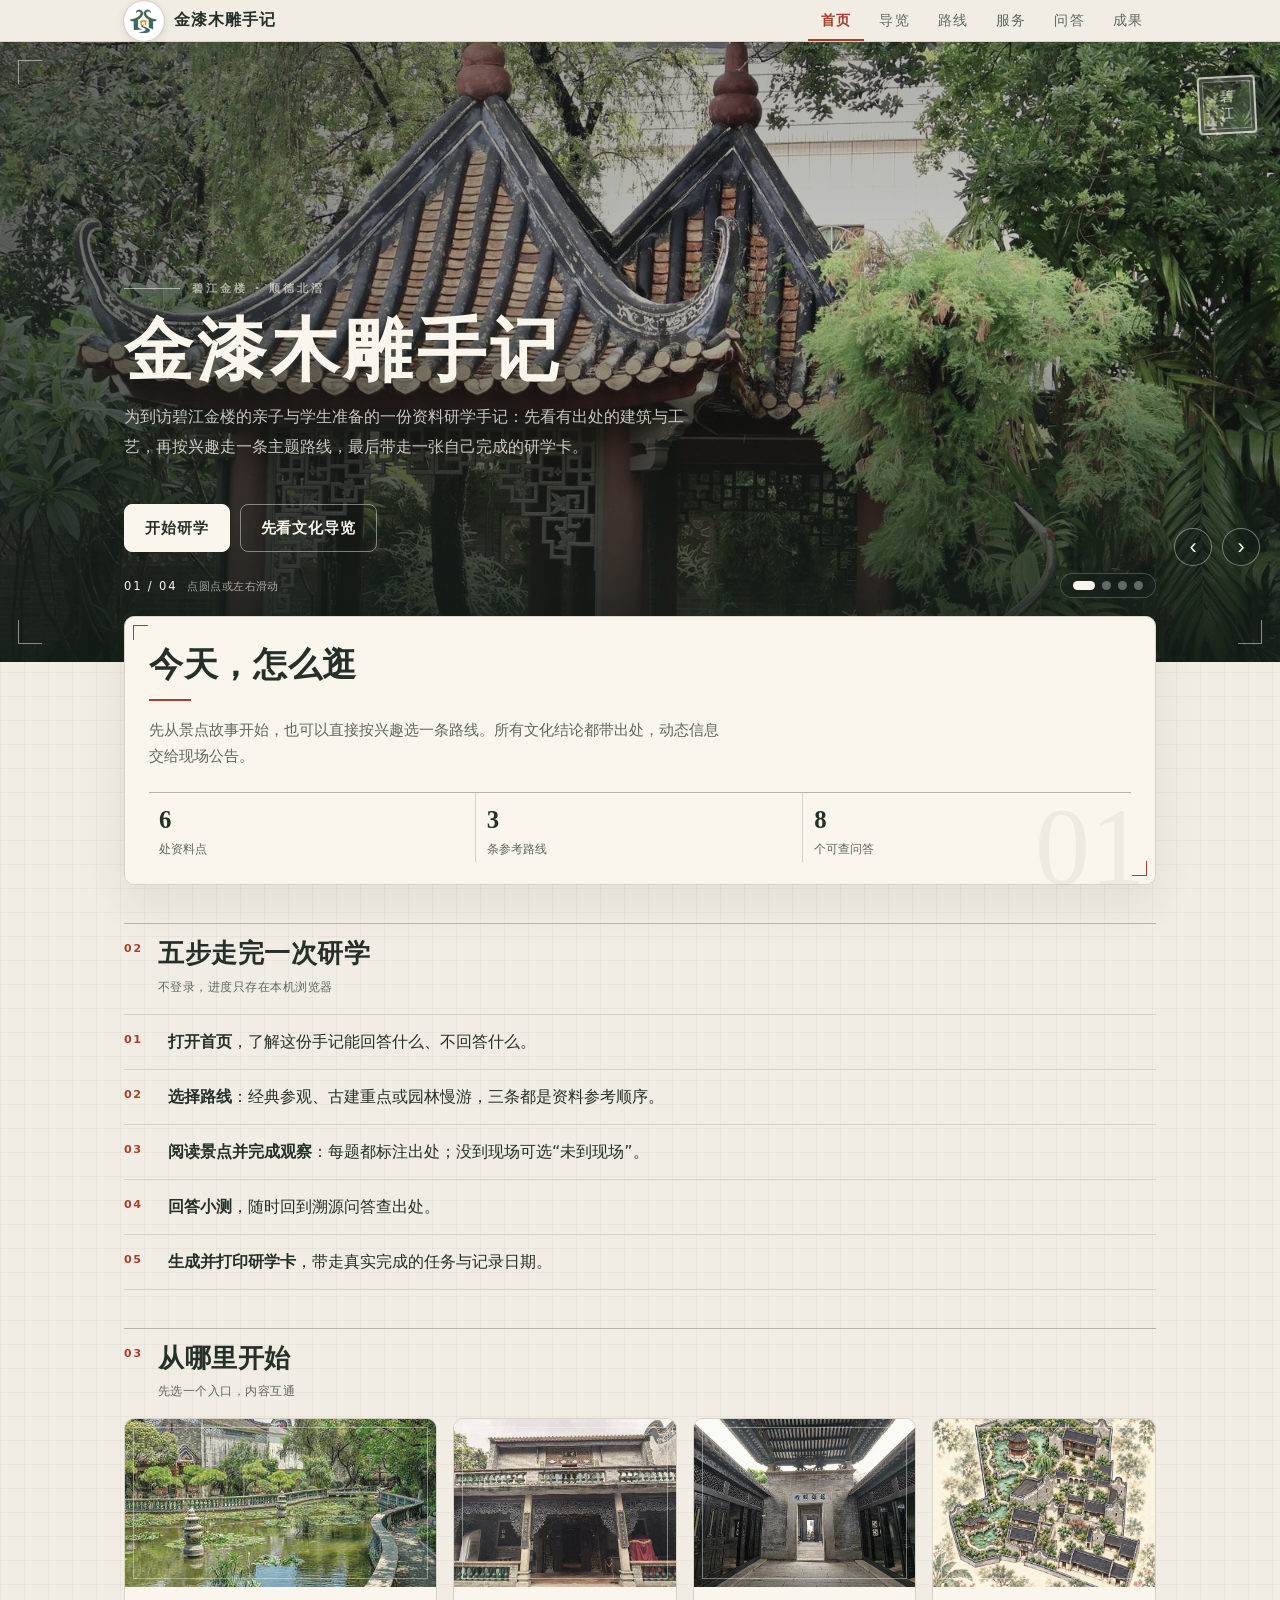
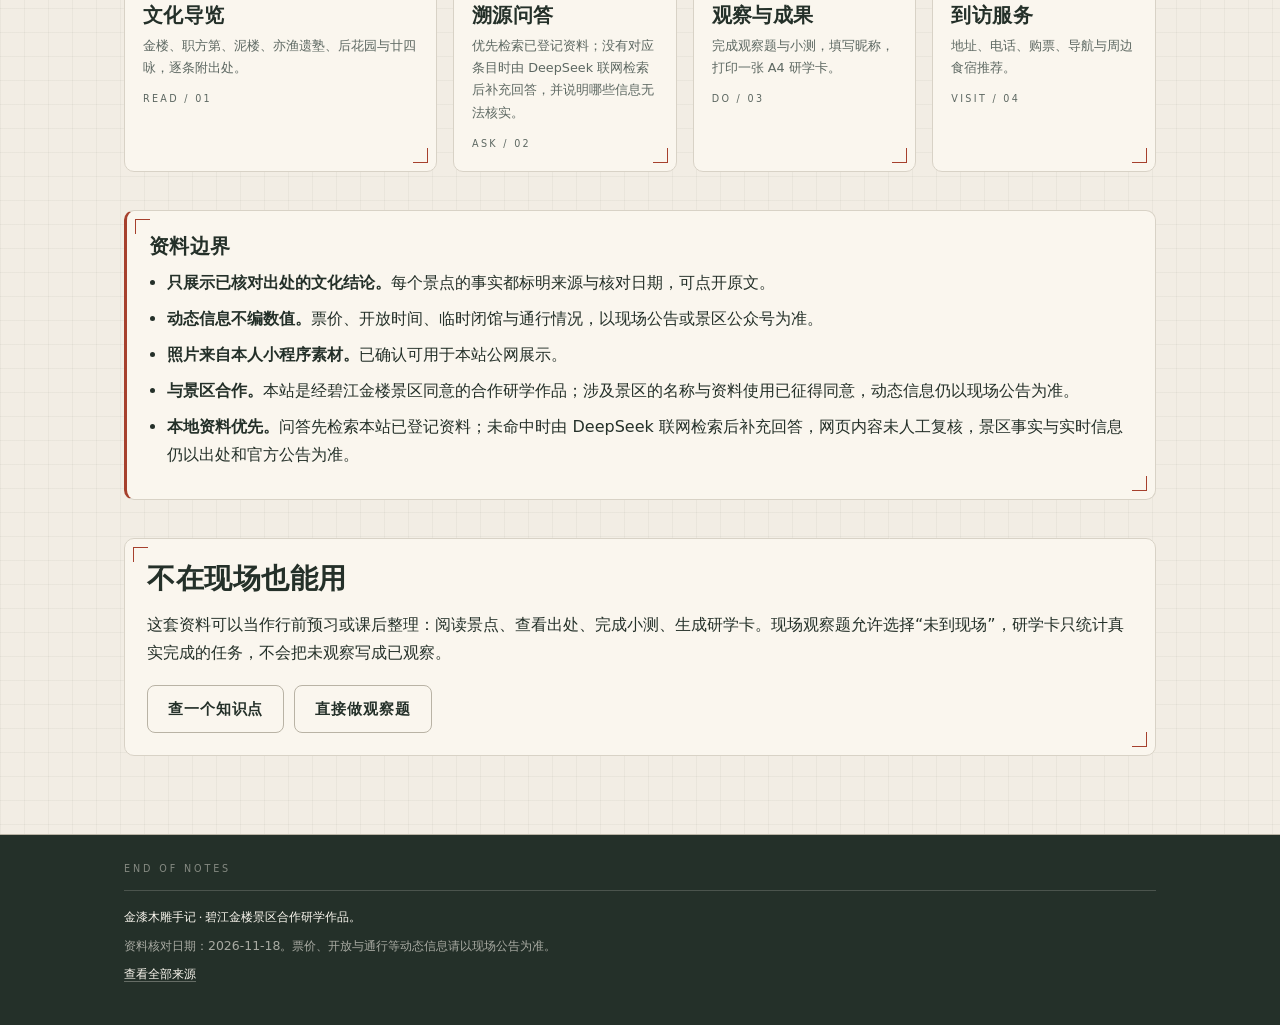
<file: index.html>
<!DOCTYPE html>
<html lang="zh-CN">
<head>
  <meta charset="UTF-8">
  <meta name="viewport" content="width=device-width, initial-scale=1">
  <title>金漆木雕手记 · 碧江金楼研学</title>
  <meta name="description" content="碧江金楼非遗观察手记：有出处的建筑与工艺资料、两条主题研学路线、可检索问答、观察任务与可打印研学卡。">
  <meta name="theme-color" content="#f2ede4">
  <link rel="icon" href="public/img/logo.png" type="image/png">
  <link rel="stylesheet" href="assets/css/style.css?v=20261119-12">
</head>
<body>
  <header class="site-header">
    <div class="wrap header-inner">
      <a class="brand" href="index.html"><img class="brand-mark" src="public/img/logo.png" alt="" width="40" height="40">金漆木雕手记</a>
      <nav class="site-nav" aria-label="主导航">
        <a href="index.html">首页</a>
        <a href="guide.html">导览</a>
        <a href="routes.html">路线</a>
        <a href="service.html">服务</a>
        <a href="qa.html">问答</a>
        <a href="explore.html">成果</a>
      </nav>
    </div>
  </header>

  <main>
    <section class="hero">
      <div class="hero-slides" aria-hidden="true">
        <img class="hero-slide is-active" src="public/img/hero/hero-1.jpg" alt="">
        <img class="hero-slide" src="public/img/hero/hero-2.jpg" alt="">
        <img class="hero-slide" src="public/img/hero/hero-3.jpg" alt="">
        <img class="hero-slide" src="public/img/hero/hero-4.jpg" alt="">
      </div>
      <div class="hero-grade"></div>
      <div class="hero-frame" aria-hidden="true"><i></i><i></i><i></i></div>

      <div class="wrap hero-inner">
        <div class="hero-eyebrow"><span class="hero-rule"></span><span>碧江金楼 · 顺德北滘</span></div>
        <h1>金漆木雕手记</h1>
        <p class="hero-sub">为到访碧江金楼的亲子与学生准备的一份资料研学手记：先看有出处的建筑与工艺，再按兴趣走一条主题路线，最后带走一张自己完成的研学卡。</p>
        <div class="actions">
          <a class="btn hero-primary" href="routes.html">开始研学</a>
          <a class="btn hero-ghost" href="guide.html">先看文化导览</a>
        </div>
      </div>

      <div class="hero-seal" aria-hidden="true"><span>碧</span><span>江</span></div>
      <button class="hero-arrow hero-arrow--prev" type="button" aria-label="上一张图片">‹</button>
      <button class="hero-arrow hero-arrow--next" type="button" aria-label="下一张图片">›</button>
      <div class="wrap hero-foot">
        <div class="hero-progress">
          <span class="hero-count" id="hero-count" aria-live="polite">01 / 04</span>
          <span class="hero-hint">点圆点或左右滑动</span>
        </div>
        <div class="hero-dots" role="tablist" aria-label="首页图片">
          <button class="hero-dot active" type="button" role="tab" aria-label="第 1 张" aria-current="true"></button>
          <button class="hero-dot" type="button" role="tab" aria-label="第 2 张"></button>
          <button class="hero-dot" type="button" role="tab" aria-label="第 3 张"></button>
          <button class="hero-dot" type="button" role="tab" aria-label="第 4 张"></button>
        </div>
      </div>
    </section>

    <div class="wrap page-body home-body">
      <section class="card ticks intro-card">
        <span class="ghost-num">01</span>
        <h2>今天，怎么逛</h2>
        <div class="red-rule"></div>
        <p class="description">先从景点故事开始，也可以直接按兴趣选一条路线。所有文化结论都带出处，动态信息交给现场公告。</p>
        <div class="intro-stats">
          <div><strong>6</strong><span>处资料点</span></div>
          <div><strong>3</strong><span>条参考路线</span></div>
          <div><strong>8</strong><span>个可查问答</span></div>
        </div>
      </section>

      <section class="section" aria-labelledby="five-steps">
        <div class="section-head">
          <h2 id="five-steps">五步走完一次研学</h2>
          <p>不登录，进度只存在本机浏览器</p>
        </div>
        <ol class="steps">
          <li><strong>打开首页</strong>，了解这份手记能回答什么、不回答什么。</li>
          <li><strong>选择路线</strong>：经典参观、古建重点或园林慢游，三条都是资料参考顺序。</li>
          <li><strong>阅读景点并完成观察</strong>：每题都标注出处；没到现场可选“未到现场”。</li>
          <li><strong>回答小测</strong>，随时回到溯源问答查出处。</li>
          <li><strong>生成并打印研学卡</strong>，带走真实完成的任务与记录日期。</li>
        </ol>
      </section>

      <section class="section" aria-labelledby="entry-title">
        <div class="section-head">
          <h2 id="entry-title">从哪里开始</h2>
          <p>先选一个入口，内容互通</p>
        </div>
        <div class="entry-grid">
          <a class="card ticks entry" href="guide.html">
            <div class="entry-media">
              <img src="public/img/arc/pond.jpg" alt="碧江金楼园区水景与镬耳墙">
            </div>
            <div class="entry-body">
              <h3>文化导览</h3>
              <p class="meta-line">金楼、职方第、泥楼、亦渔遗塾、后花园与廿四咏，逐条附出处。</p>
              <span class="entry-code">READ / 01</span>
            </div>
          </a>
          <a class="card ticks entry" href="qa.html">
            <div class="entry-media">
              <img src="public/img/arc/hall.jpg" alt="金楼建筑木雕与门廊">
            </div>
            <div class="entry-body">
              <h3>溯源问答</h3>
              <p class="meta-line">优先检索已登记资料；没有对应条目时由 DeepSeek 联网检索后补充回答，并说明哪些信息无法核实。</p>
              <span class="entry-code">ASK / 02</span>
            </div>
          </a>
          <a class="card ticks entry" href="explore.html">
            <div class="entry-media">
              <img src="public/img/arc/courtyard.jpg" alt="职方第内院与牌坊">
            </div>
            <div class="entry-body">
              <h3>观察与成果</h3>
              <p class="meta-line">完成观察题与小测，填写昵称，打印一张 A4 研学卡。</p>
              <span class="entry-code">DO / 03</span>
            </div>
          </a>
          <a class="card ticks entry" href="service.html">
            <div class="entry-media">
              <img src="public/img/map/bijiang-handdrawn-map-v5.jpg?v=20261119-12" alt="碧江金楼手绘导览图">
            </div>
            <div class="entry-body">
              <h3>到访服务</h3>
              <p class="meta-line">地址、电话、购票、导航与周边食宿推荐。</p>
              <span class="entry-code">VISIT / 04</span>
            </div>
          </a>
        </div>
      </section>

      <section class="section card ticks scope" aria-labelledby="scope-title">
        <h2 id="scope-title">资料边界</h2>
        <ul>
          <li><strong>只展示已核对出处的文化结论。</strong>每个景点的事实都标明来源与核对日期，可点开原文。</li>
          <li><strong>动态信息不编数值。</strong>票价、开放时间、临时闭馆与通行情况，以现场公告或景区公众号为准。</li>
          <li><strong>照片来自本人小程序素材。</strong>已确认可用于本站公网展示。</li>
          <li><strong>与景区合作。</strong>本站是经碧江金楼景区同意的合作研学作品；涉及景区的名称与资料使用已征得同意，动态信息仍以现场公告为准。</li>
          <li><strong>本地资料优先。</strong>问答先检索本站已登记资料；未命中时由 DeepSeek 联网检索后补充回答，网页内容未人工复核，景区事实与实时信息仍以出处和官方公告为准。</li>
        </ul>
      </section>

      <section class="section card ticks">
        <h2>不在现场也能用</h2>
        <p>这套资料可以当作行前预习或课后整理：阅读景点、查看出处、完成小测、生成研学卡。现场观察题允许选择“未到现场”，研学卡只统计真实完成的任务，不会把未观察写成已观察。</p>
        <div class="actions">
          <a class="btn ghost" href="qa.html">查一个知识点</a>
          <a class="btn ghost" href="explore.html">直接做观察题</a>
        </div>
      </section>
    </div>
  </main>

  <footer class="site-footer">
    <div class="wrap">
      <p>金漆木雕手记 · 碧江金楼景区合作研学作品。</p>
      <p>资料核对日期：2026-11-18。票价、开放与通行等动态信息请以现场公告为准。</p>
      <p><a href="guide.html#sources">查看全部来源</a></p>
    </div>
  </footer>

  <script type="module" src="assets/js/app.js"></script>
  <script type="module" src="assets/js/motion.js?v=20261119-12"></script>
  <script type="module" src="assets/js/home.js?v=20261119-12"></script>
</body>
</html>
</file>
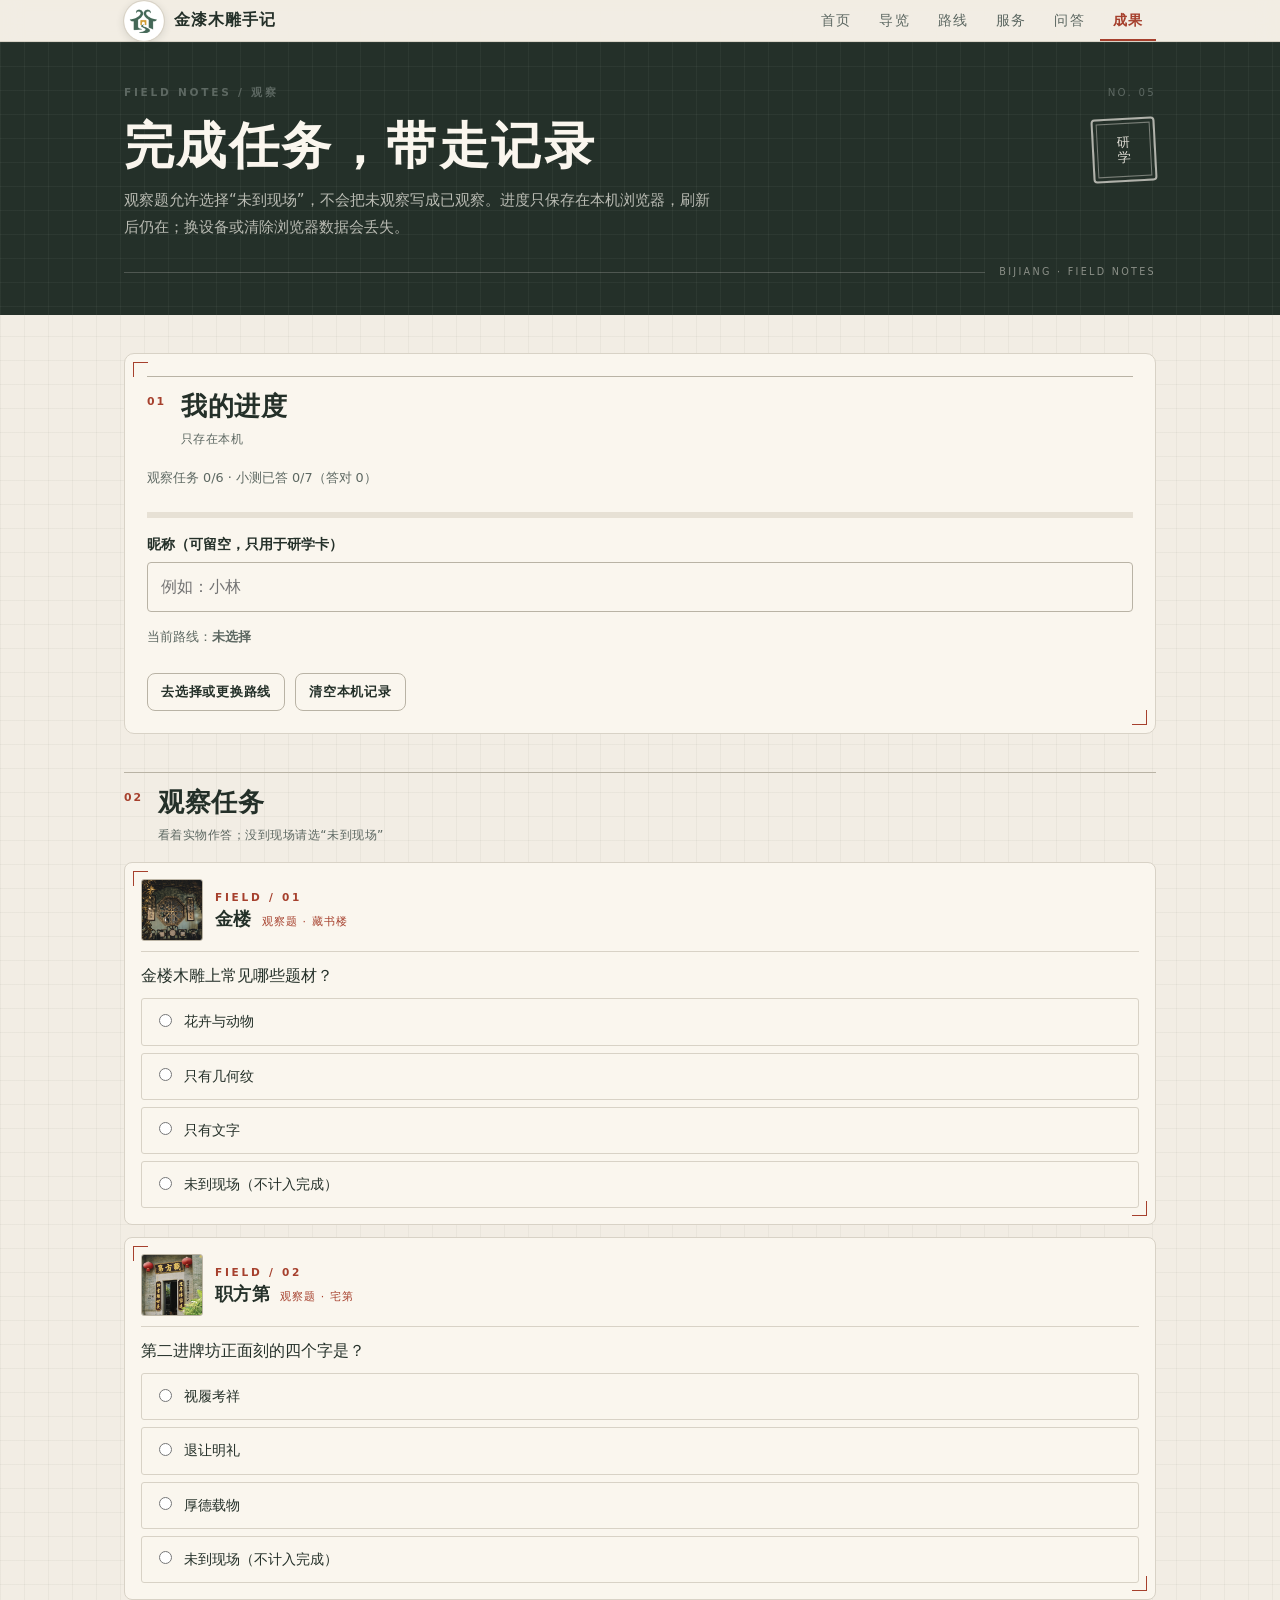
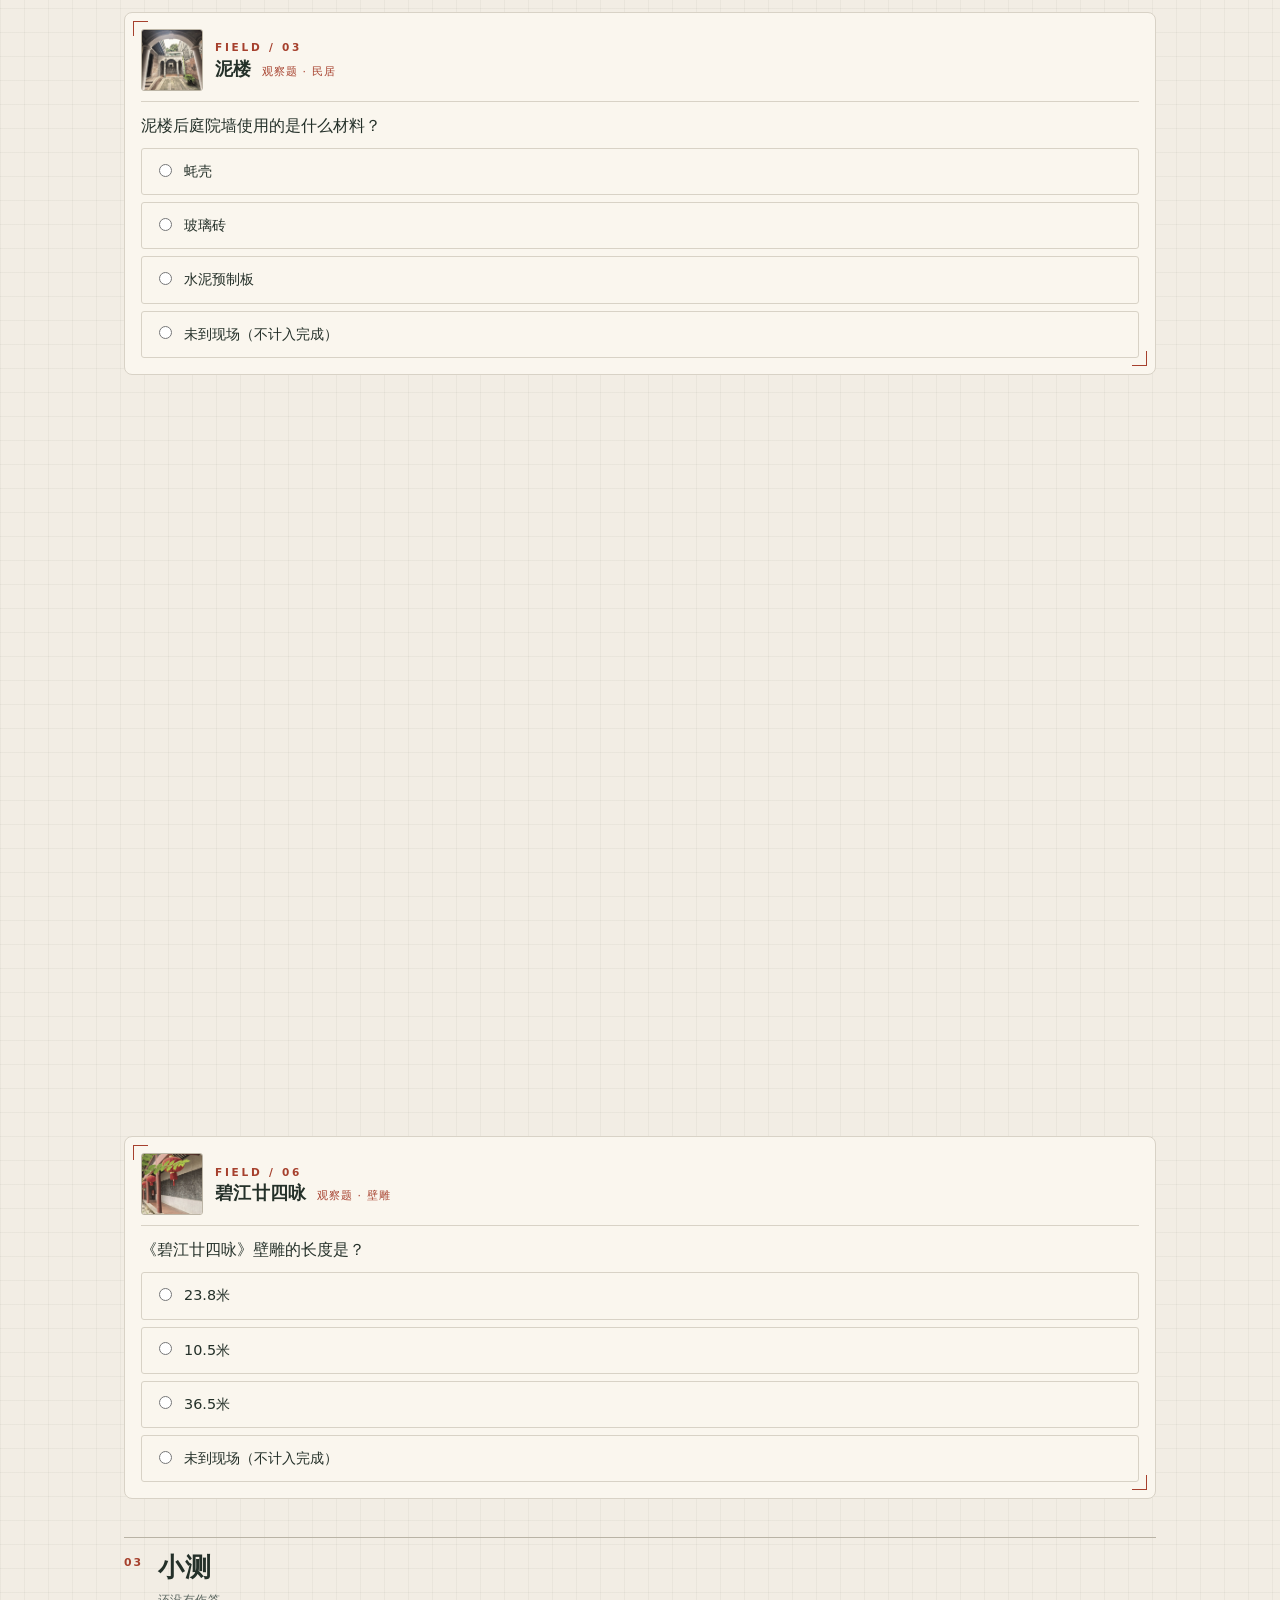
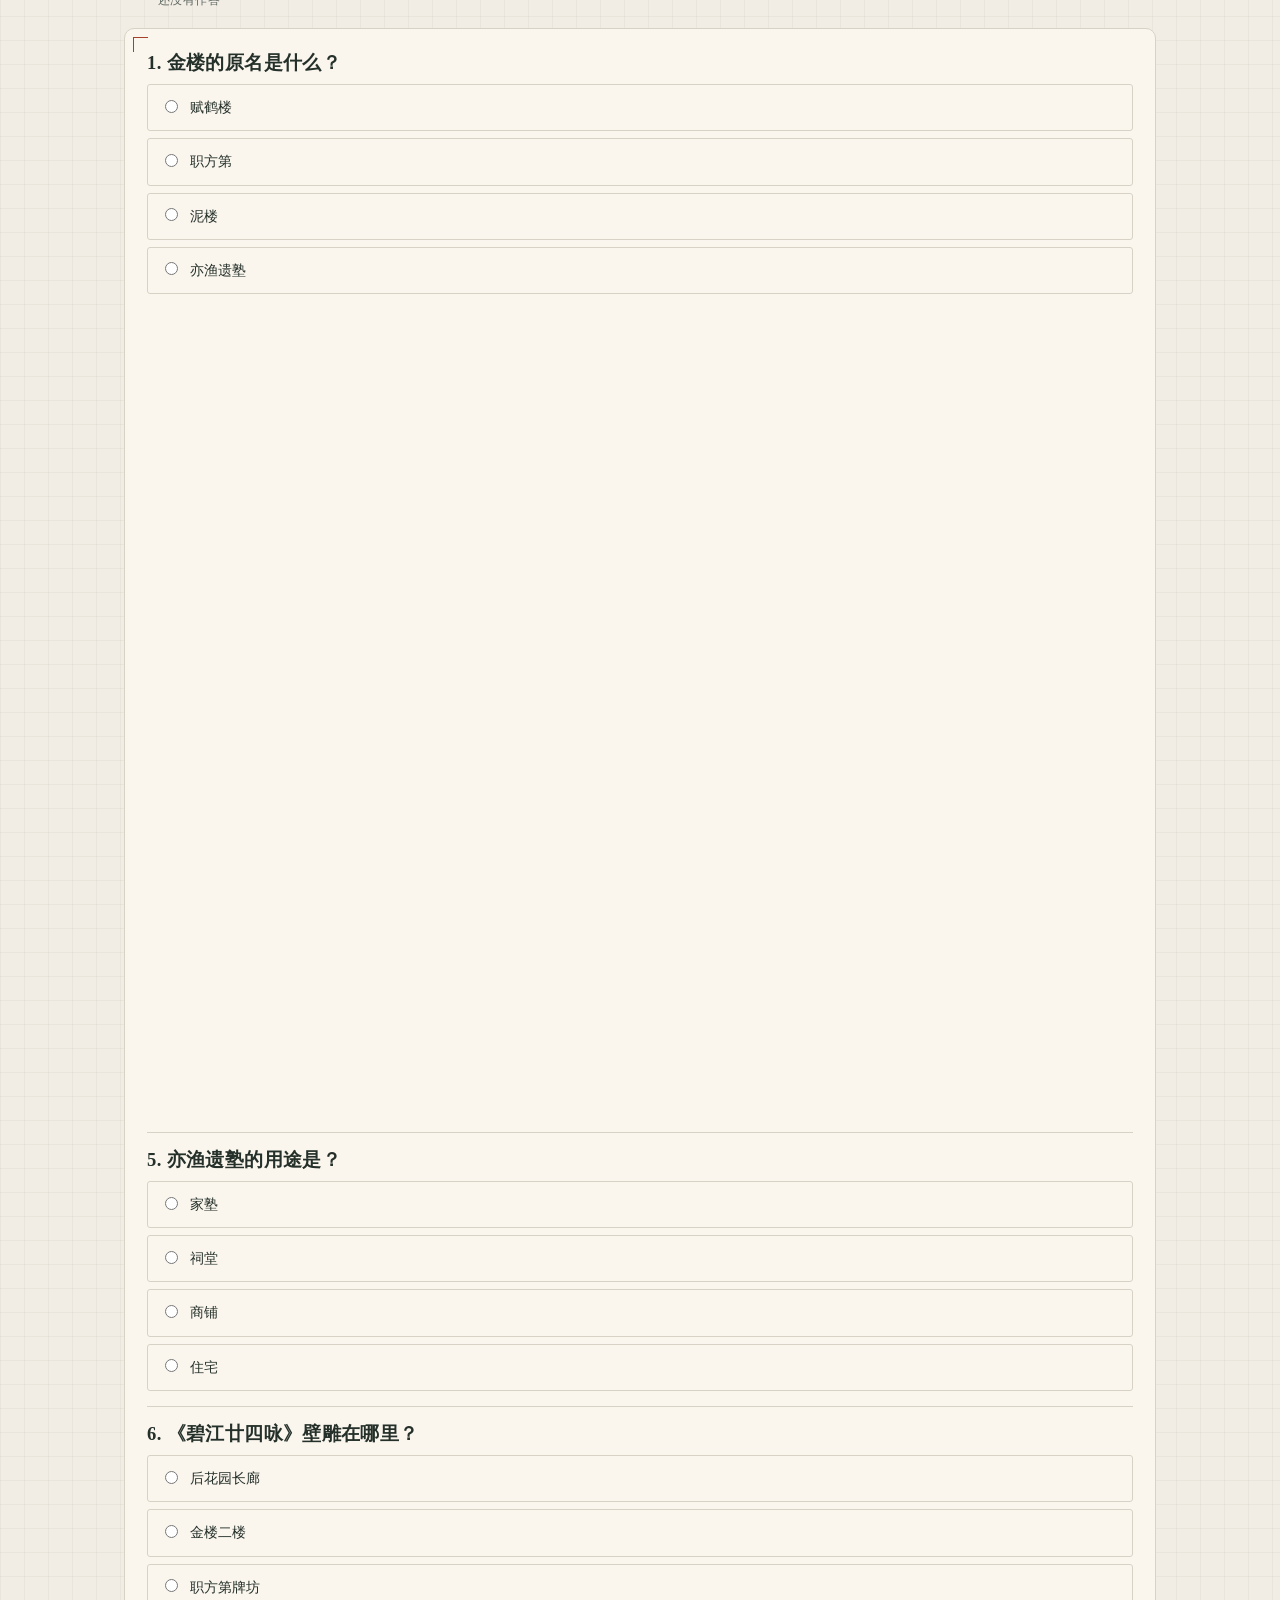
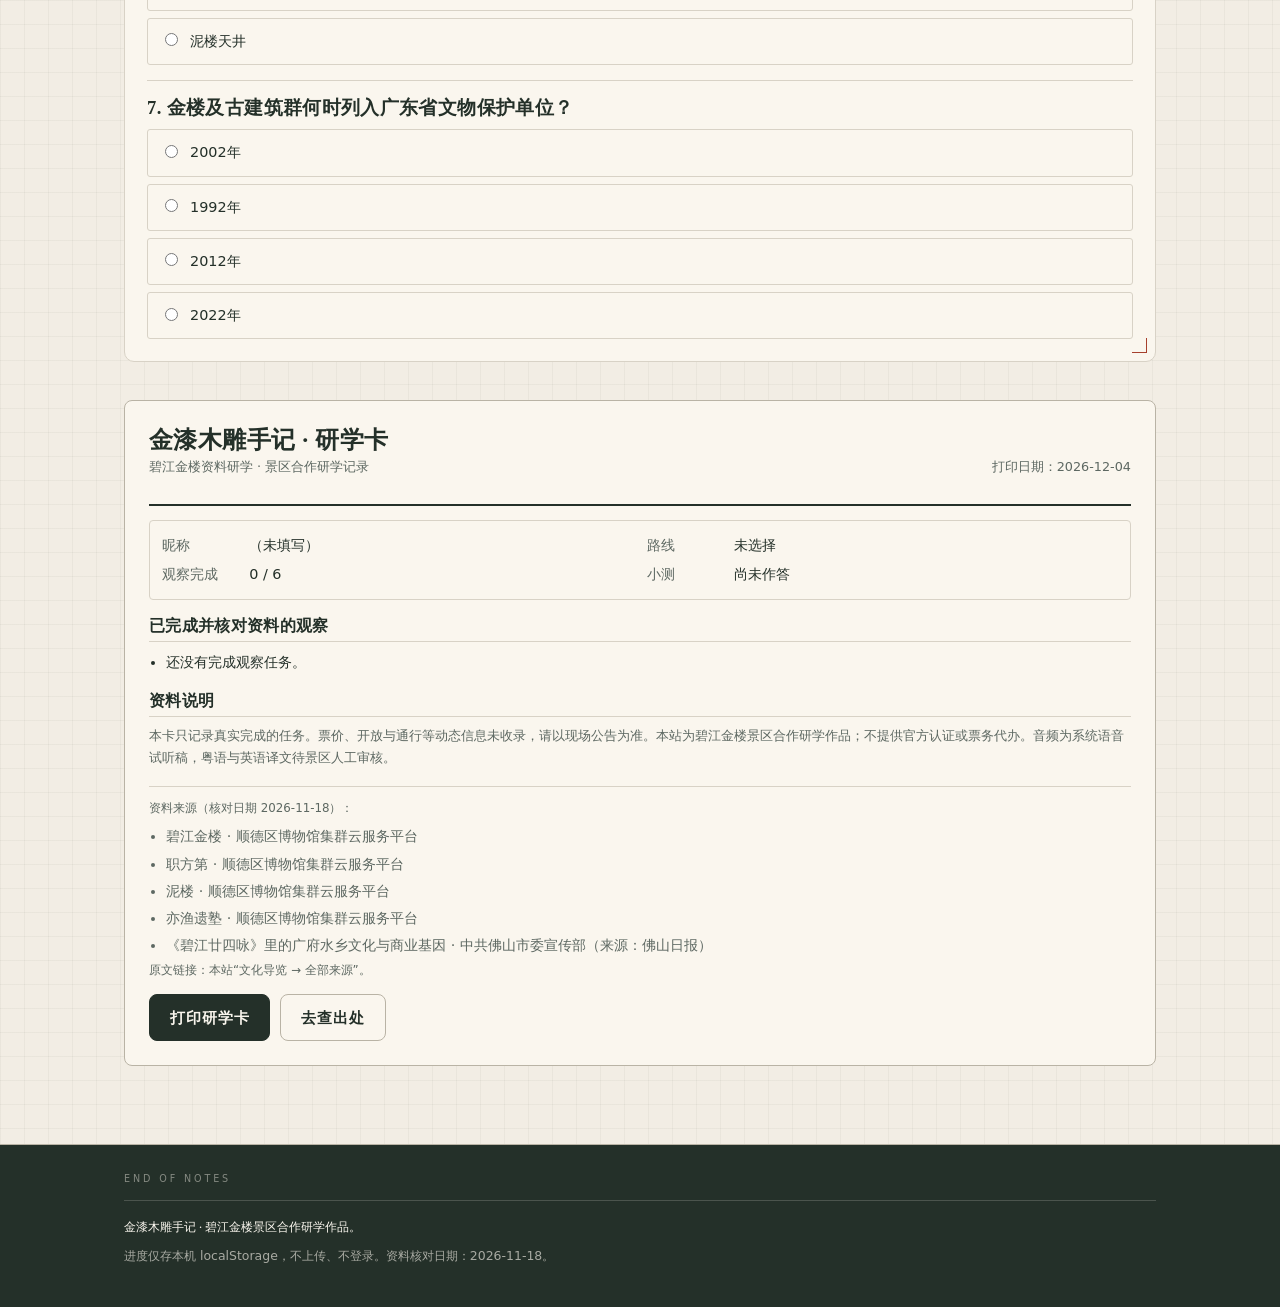
<file: explore.html>
<!DOCTYPE html>
<html lang="zh-CN">
<head>
  <meta charset="UTF-8">
  <meta name="viewport" content="width=device-width, initial-scale=1">
  <title>观察与成果 · 金漆木雕手记</title>
  <meta name="description" content="碧江金楼研学观察任务、小测、进度与可打印研学卡。进度只保存在本机浏览器，不登录。">
  <meta name="theme-color" content="#f2ede4">
  <link rel="icon" href="public/img/logo.png" type="image/png">
  <link rel="stylesheet" href="assets/css/style.css?v=20261119-12">
</head>
<body>
  <header class="site-header">
    <div class="wrap header-inner">
      <a class="brand" href="index.html"><img class="brand-mark" src="public/img/logo.png" alt="" width="40" height="40">金漆木雕手记</a>
      <nav class="site-nav" aria-label="主导航">
        <a href="index.html">首页</a>
        <a href="guide.html">导览</a>
        <a href="routes.html">路线</a>
        <a href="service.html">服务</a>
        <a href="qa.html">问答</a>
        <a href="explore.html">成果</a>
      </nav>
    </div>
  </header>

  <main>
    <section class="page-head print-hide">
      <div class="wrap page-head-inner">
        <div class="page-head-top"><span class="eyebrow">FIELD NOTES / 观察</span><span class="folio">NO. 05</span></div>
        <div class="page-head-main">
          <div>
            <h1>完成任务，带走记录</h1>
            <p class="lede">观察题允许选择“未到现场”，不会把未观察写成已观察。进度只保存在本机浏览器，刷新后仍在；换设备或清除浏览器数据会丢失。</p>
          </div>
          <div class="seal" aria-hidden="true"><span>研</span><span>学</span></div>
        </div>
        <div class="page-head-rule"><span></span><em>BIJIANG · FIELD NOTES</em></div>
      </div>
    </section>

    <div class="wrap page-body">
      <section class="section card ticks print-hide" aria-labelledby="progress-title">
        <div class="section-head" style="margin-top:0">
          <h2 id="progress-title">我的进度</h2>
          <p>只存在本机</p>
        </div>
        <div class="progress-wrap">
          <p id="progress-text" class="meta-line">正在读取本机记录…</p>
          <div class="progress-bar" role="progressbar" aria-labelledby="progress-title" aria-valuemin="0" aria-valuemax="6" aria-valuenow="0">
            <span id="progress-bar"></span>
          </div>
        </div>
        <div class="field">
          <label for="nickname">昵称（可留空，只用于研学卡）</label>
          <input id="nickname" name="nickname" type="text" maxlength="20" placeholder="例如：小林" autocomplete="off">
        </div>
        <div class="field">
          <span class="meta-line">当前路线：<strong id="route-summary">未选择</strong></span>
          <div class="actions">
            <a class="btn small ghost" href="routes.html">去选择或更换路线</a>
            <button class="btn small ghost" type="button" id="reset-btn">清空本机记录</button>
          </div>
        </div>
      </section>

      <section class="section print-hide" aria-labelledby="tasks-title">
        <div class="section-head">
          <h2 id="tasks-title">观察任务</h2>
          <p>看着实物作答；没到现场请选“未到现场”</p>
        </div>
        <div id="task-list"></div>
      </section>

      <section class="section print-hide" aria-labelledby="quiz-title">
        <div class="section-head">
          <h2 id="quiz-title">小测</h2>
          <p id="quiz-score">还没有作答</p>
        </div>
        <div class="card ticks" id="quiz-list"></div>
      </section>

      <section class="section print-card" id="print-area" aria-labelledby="card-title">
        <div class="print-head">
          <div>
            <h2 id="card-title">金漆木雕手记 · 研学卡</h2>
            <p class="print-sub">碧江金楼资料研学 · 景区合作研学记录</p>
          </div>
          <p class="print-sub">打印日期：<span id="card-date"></span></p>
        </div>
        <dl class="print-meta">
          <div><dt>昵称</dt><dd id="card-nickname">（未填写）</dd></div>
          <div><dt>路线</dt><dd id="card-route">未选择</dd></div>
          <div><dt>观察完成</dt><dd id="card-obs">0 / 6</dd></div>
          <div><dt>小测</dt><dd id="card-quiz">尚未作答</dd></div>
        </dl>
        <div class="print-section">
          <h3>已完成并核对资料的观察</h3>
          <ul class="print-list" id="card-obs-list"></ul>
        </div>
        <div class="print-section" id="card-away-wrap" hidden>
          <h3>选择“未到现场”的任务（不计入完成）</h3>
          <ul class="print-list" id="card-away-list"></ul>
        </div>
        <div class="print-section">
          <h3>资料说明</h3>
          <p class="meta-line" style="font-size:0.8rem">本卡只记录真实完成的任务。票价、开放与通行等动态信息未收录，请以现场公告为准。本站为碧江金楼景区合作研学作品；不提供官方认证或票务代办。音频为系统语音试听稿，粤语与英语译文待景区人工审核。</p>
        </div>
        <div class="print-sources" id="card-sources"></div>
        <div class="card-actions no-print">
          <button class="btn" type="button" id="print-btn">打印研学卡</button>
          <a class="btn ghost" href="qa.html">去查出处</a>
        </div>
      </section>
    </div>
  </main>

  <footer class="site-footer">
    <div class="wrap">
      <p>金漆木雕手记 · 碧江金楼景区合作研学作品。</p>
      <p>进度仅存本机 localStorage，不上传、不登录。资料核对日期：2026-11-18。</p>
    </div>
  </footer>

  <script type="module" src="assets/js/motion.js?v=20261119-12"></script>
  <script type="module" src="assets/js/explore.js?v=20261119-12"></script>
</body>
</html>
</file>
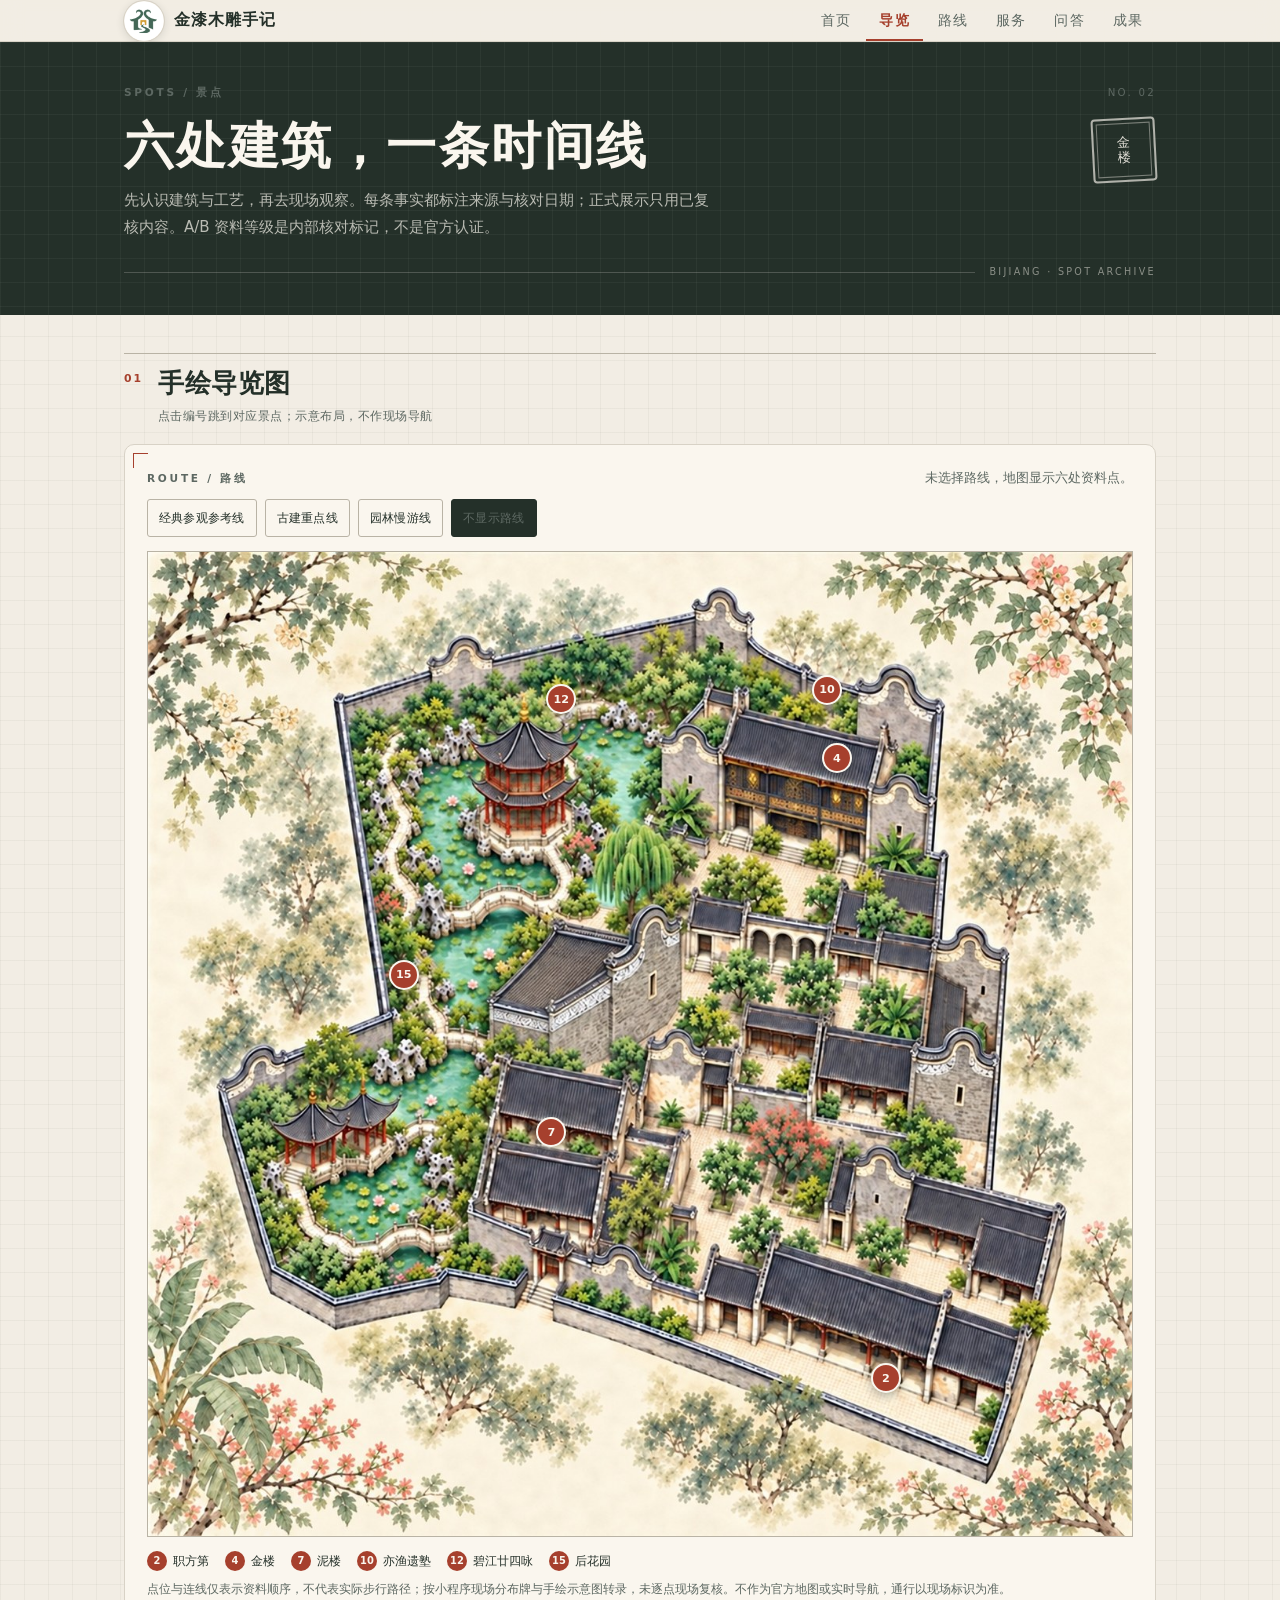
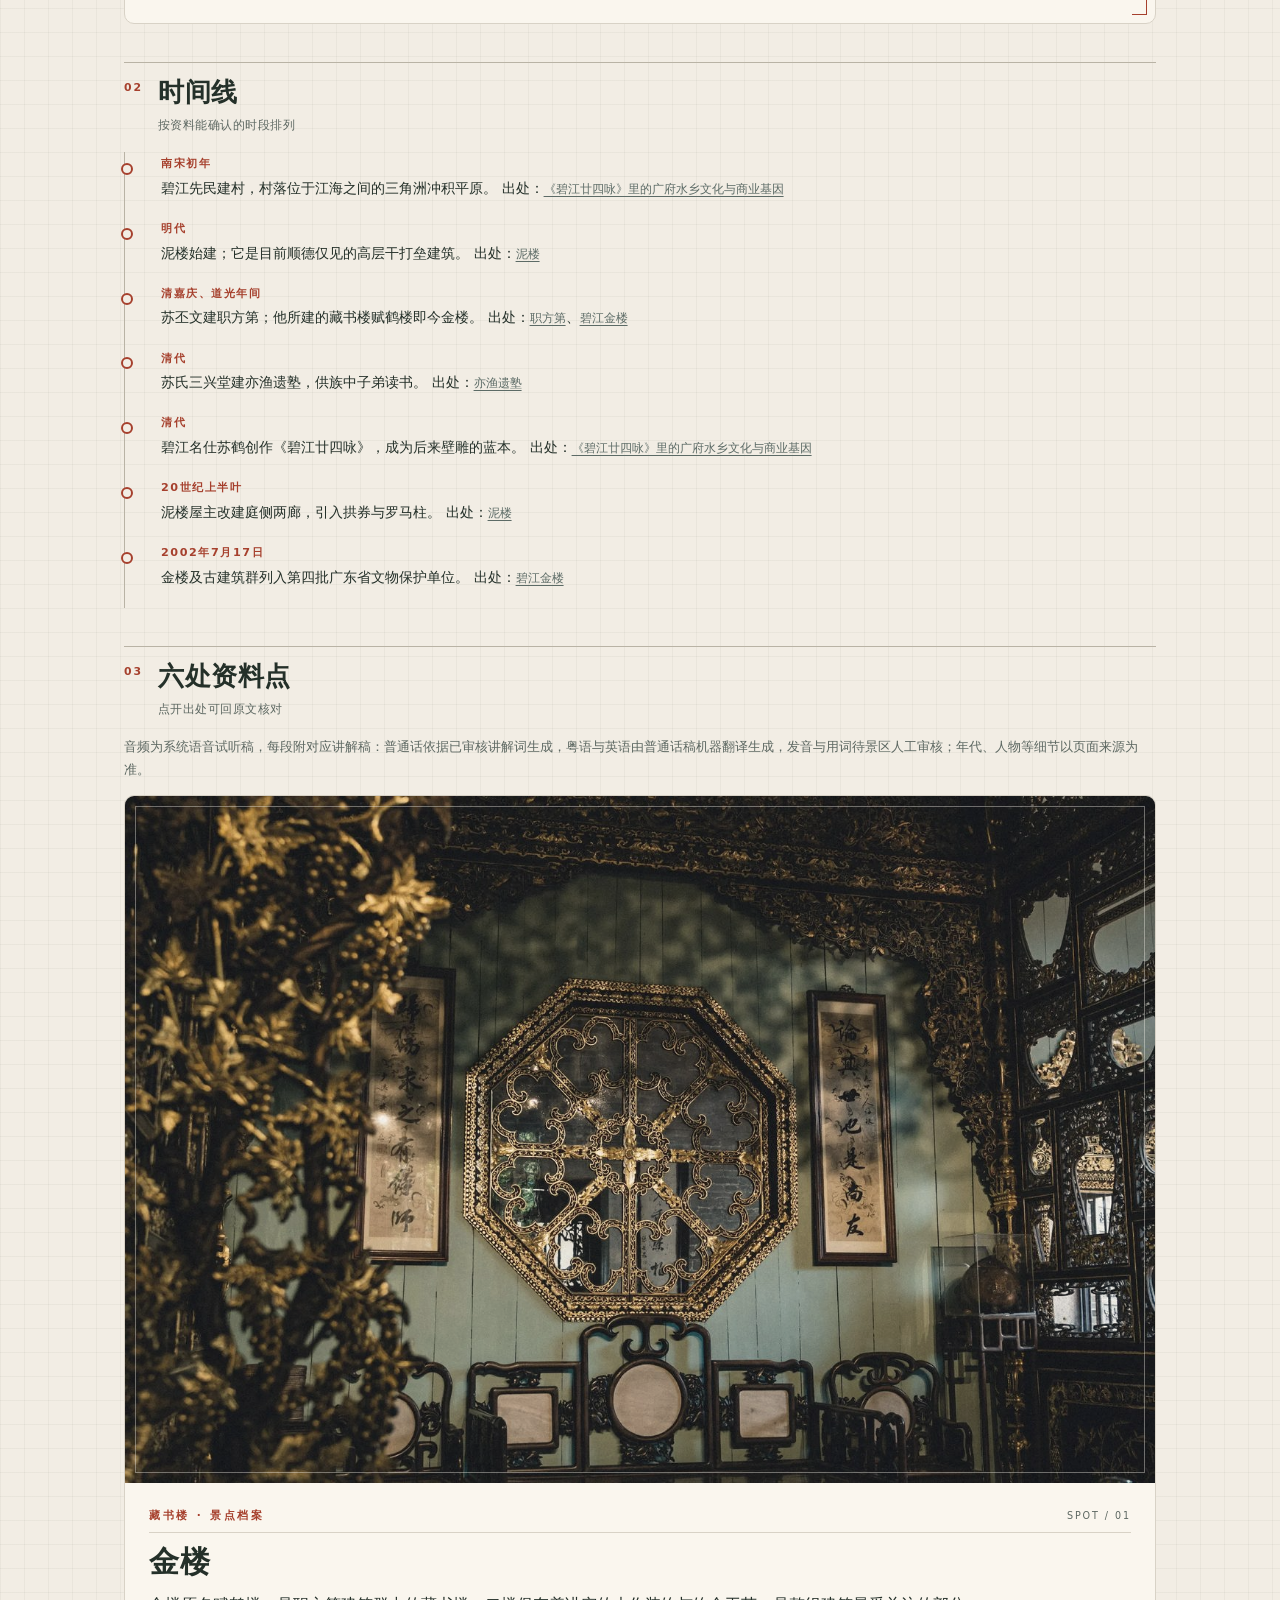
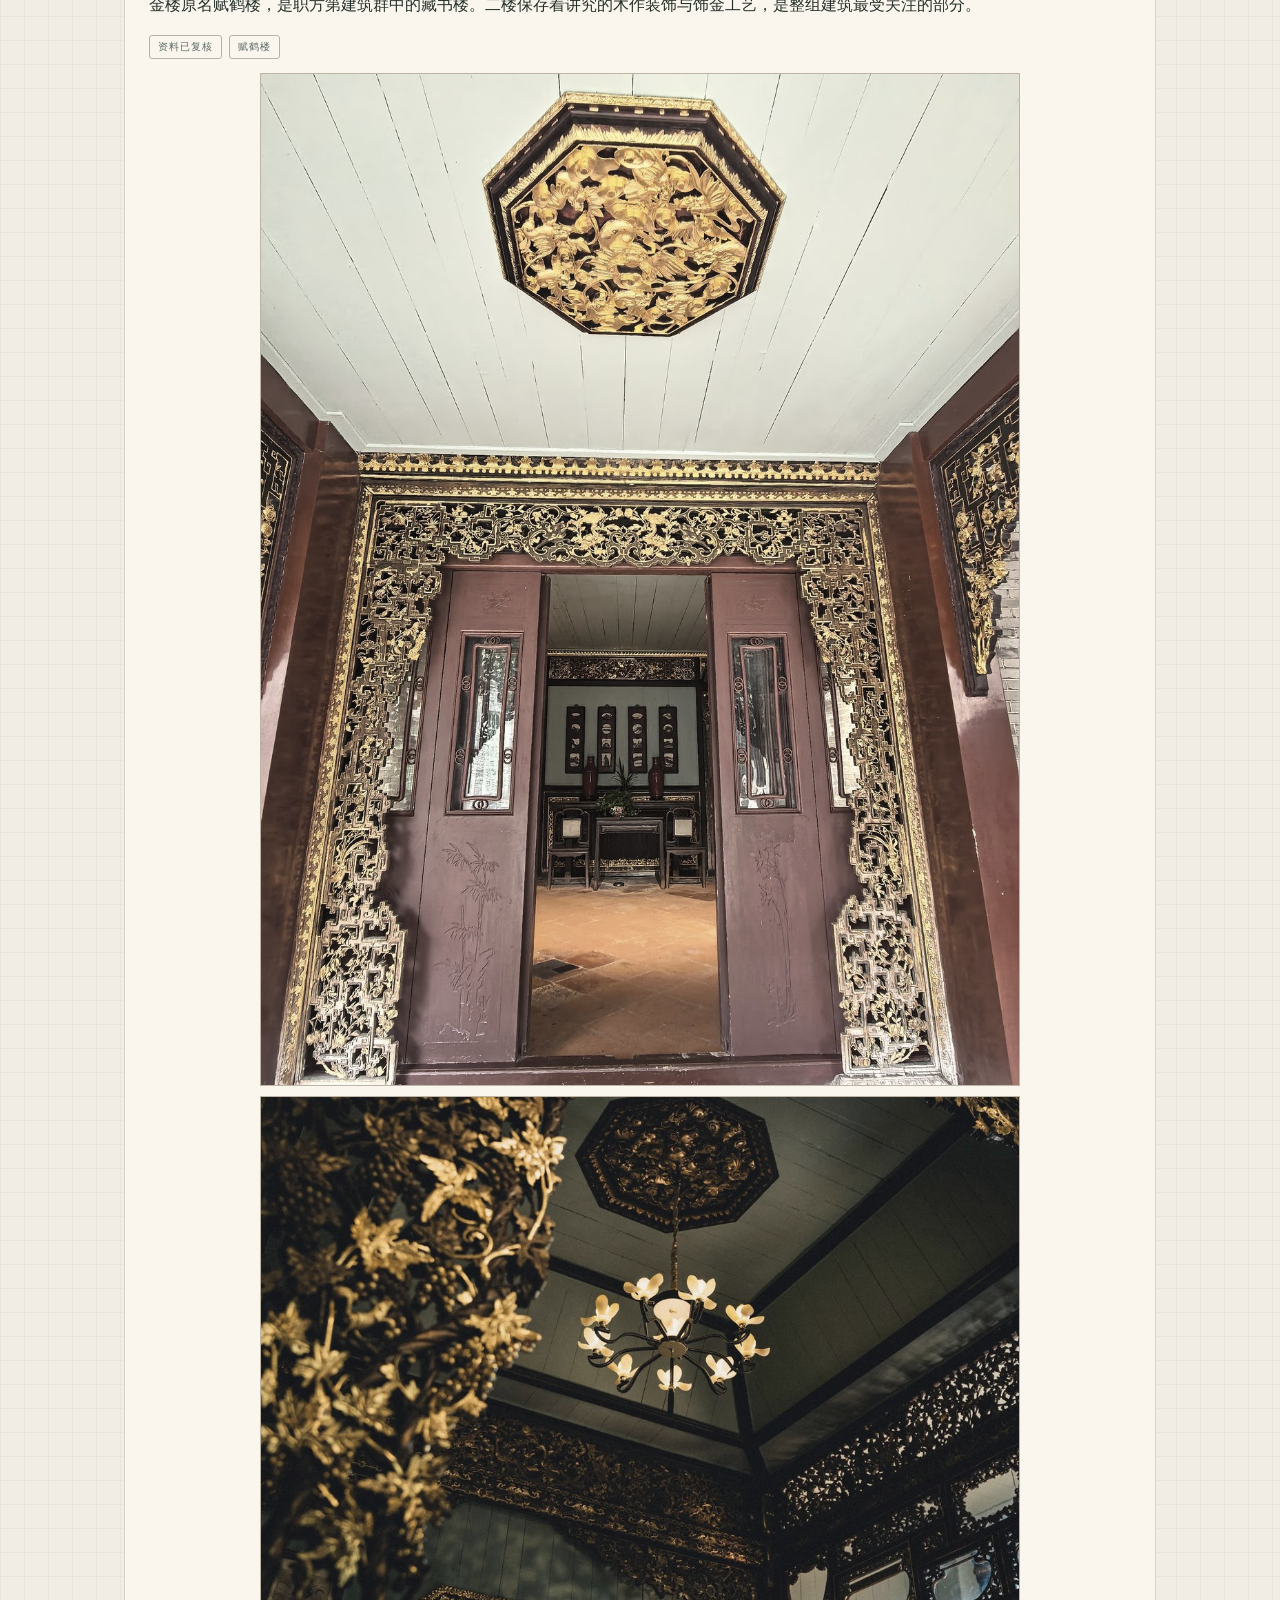
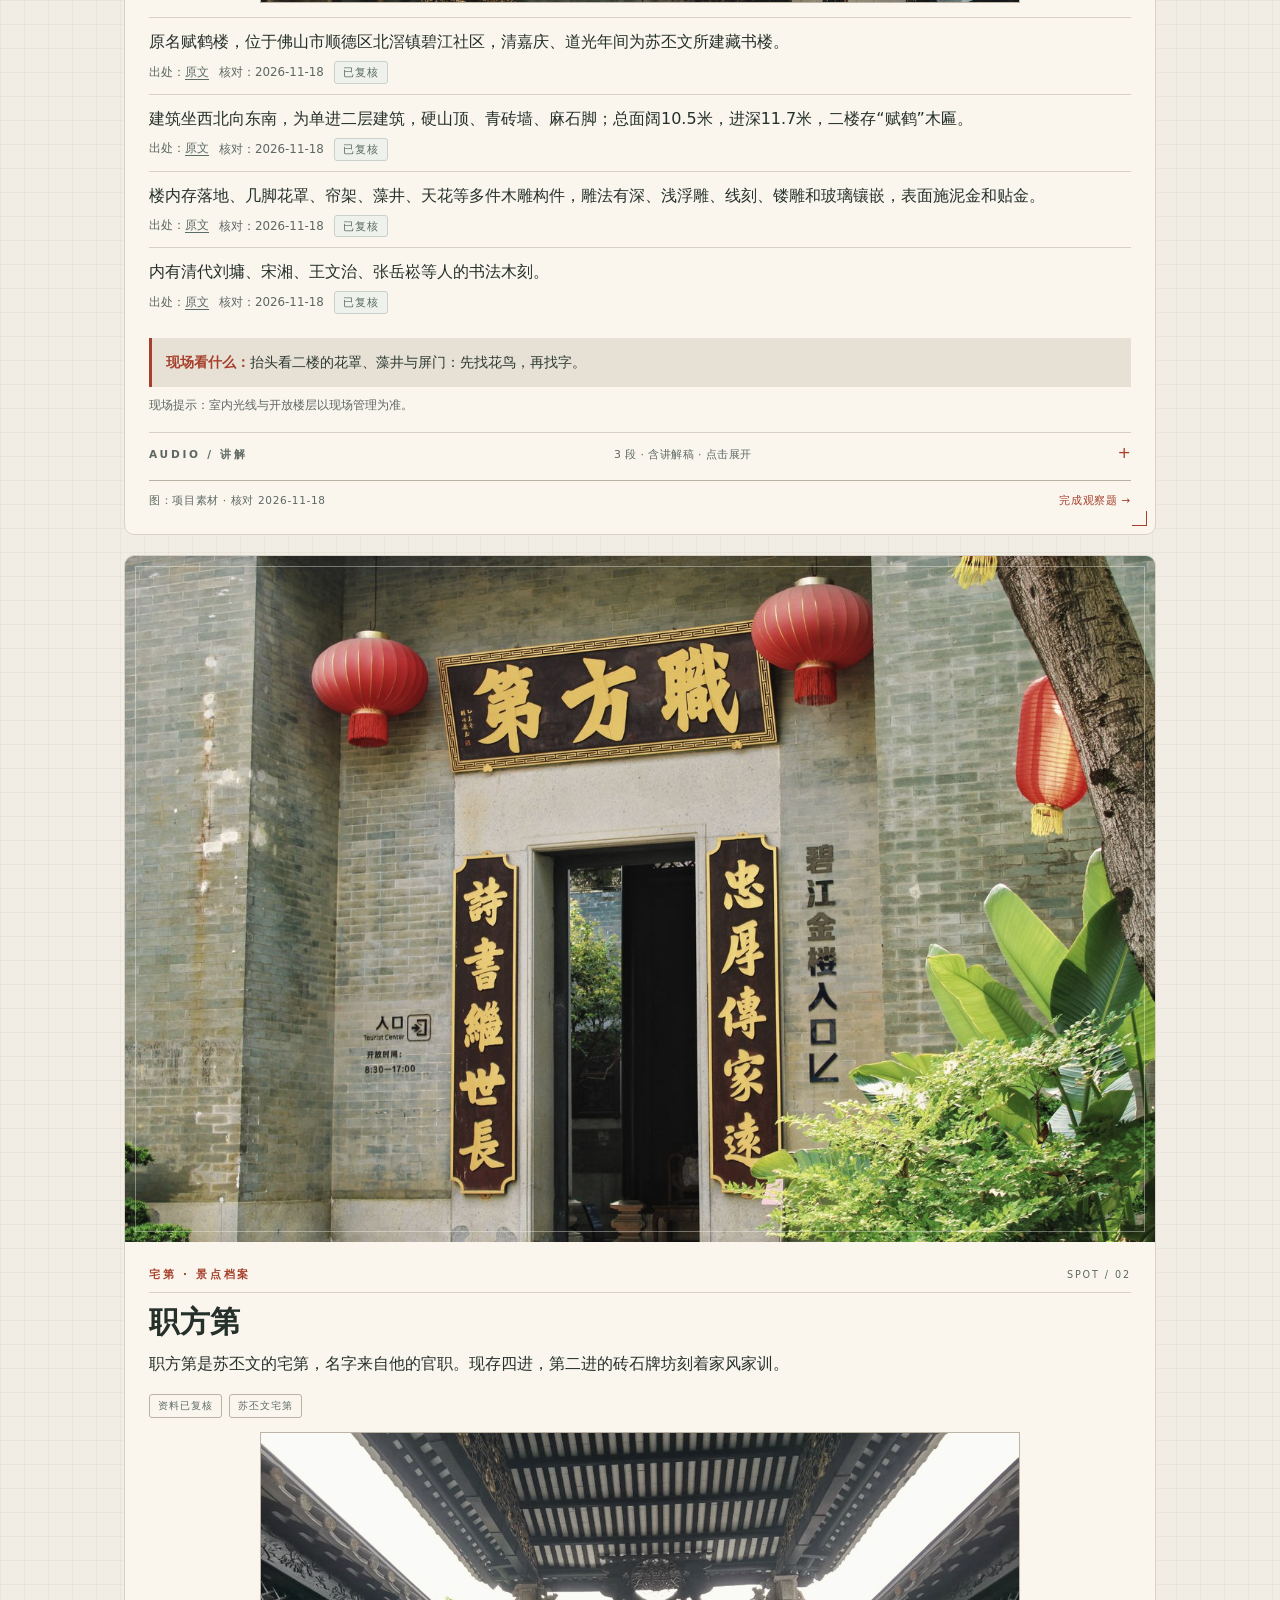
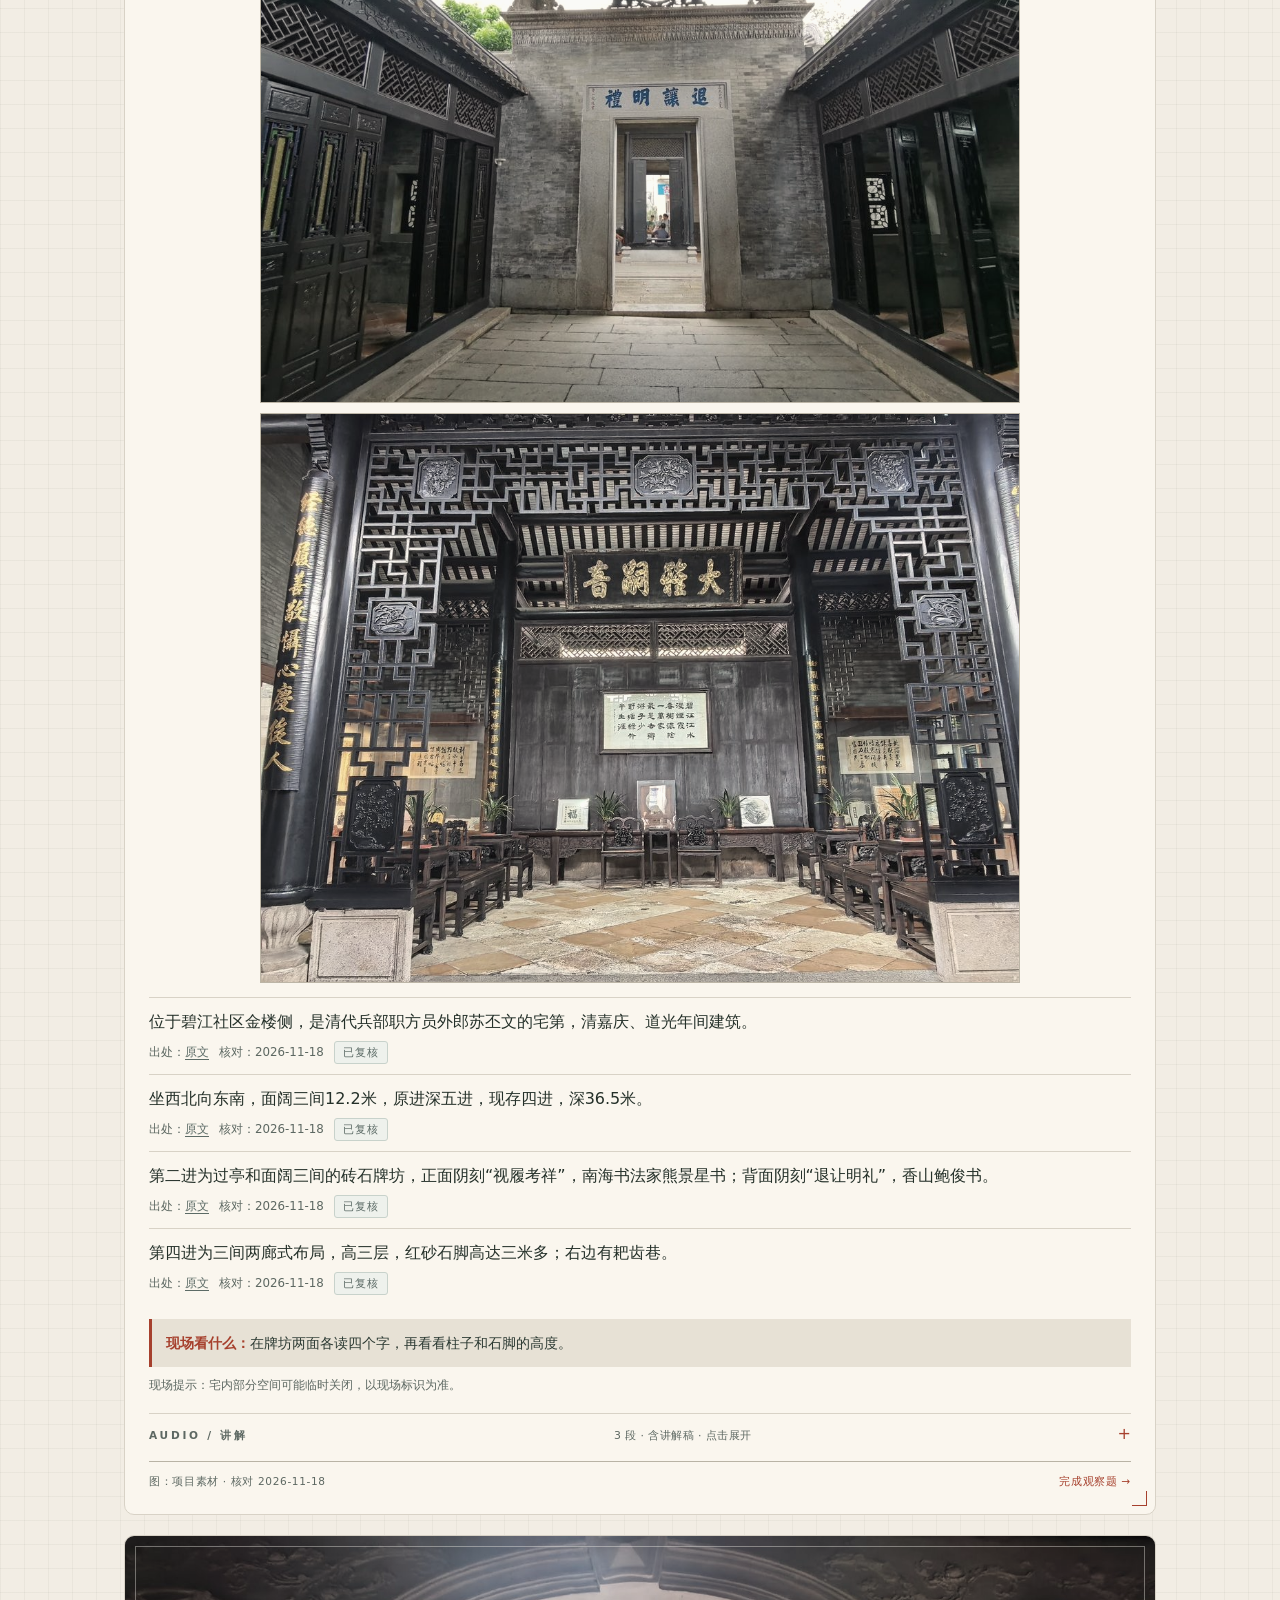
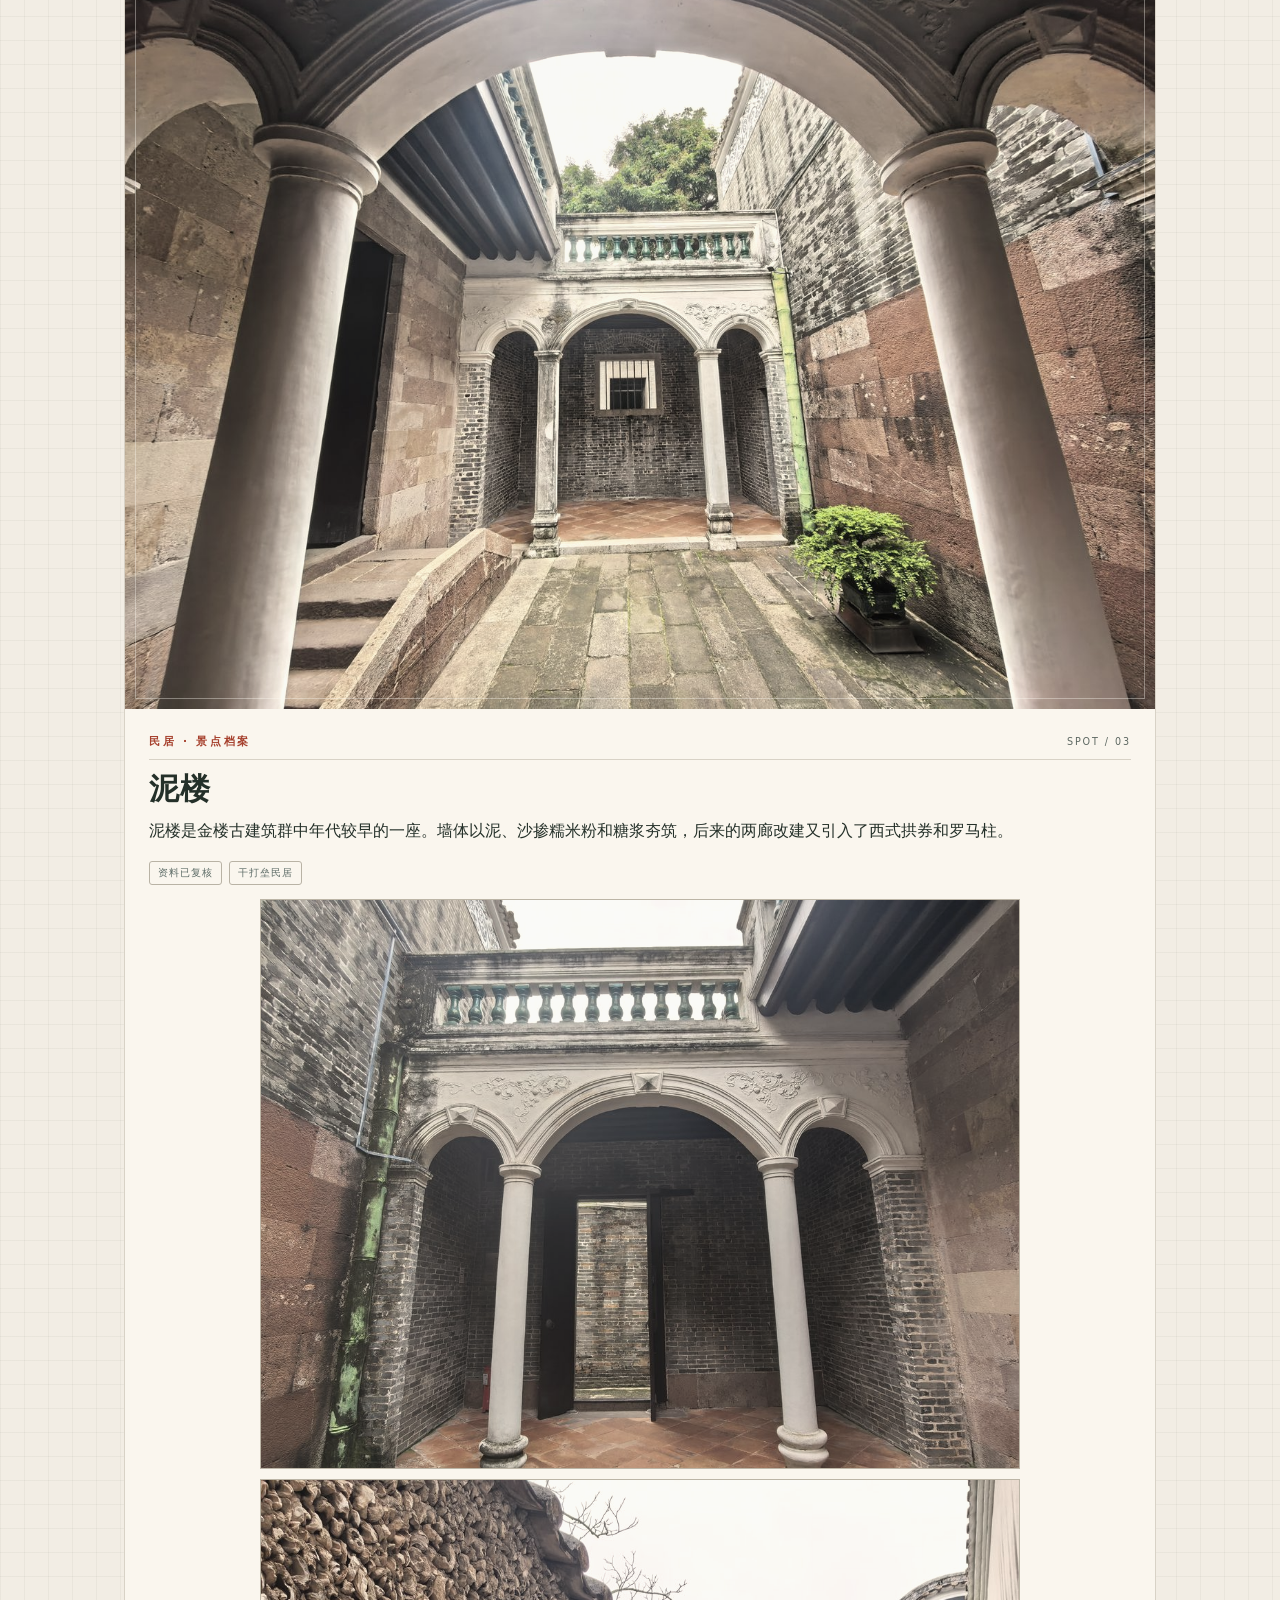
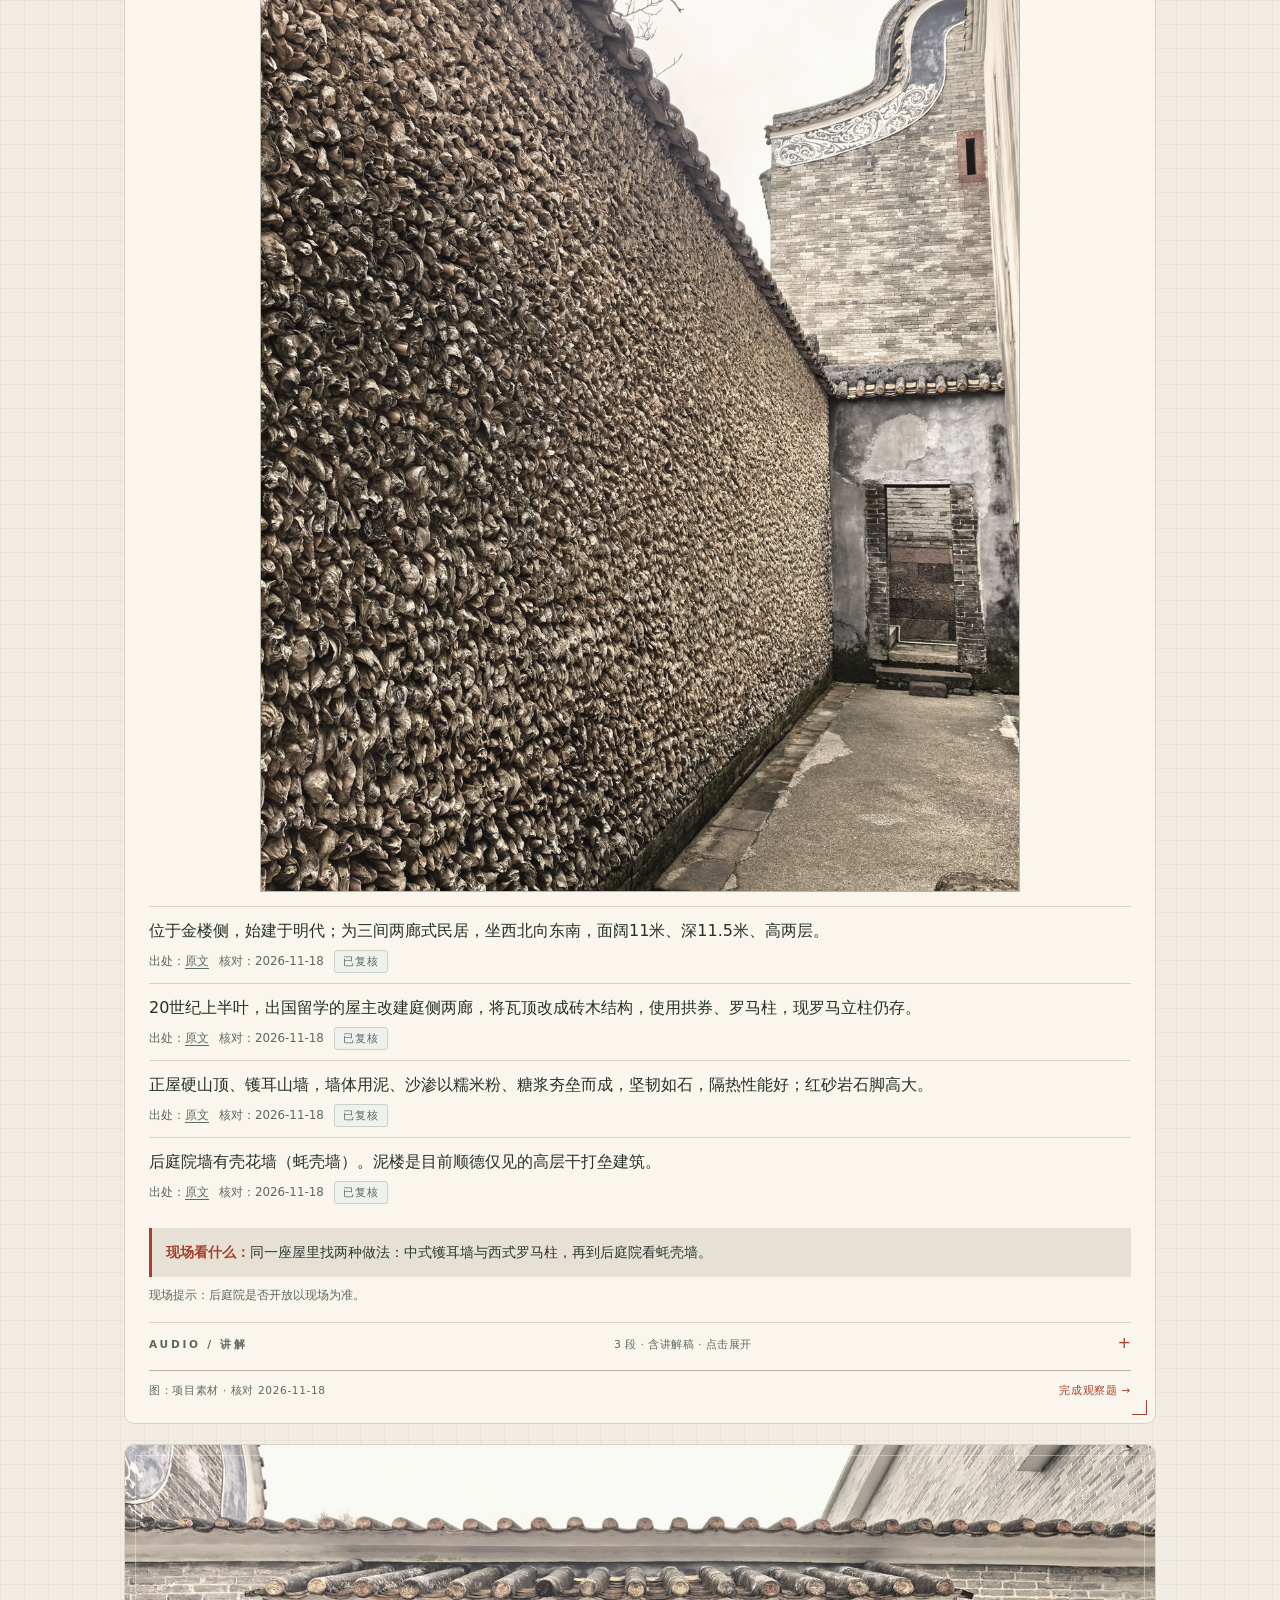
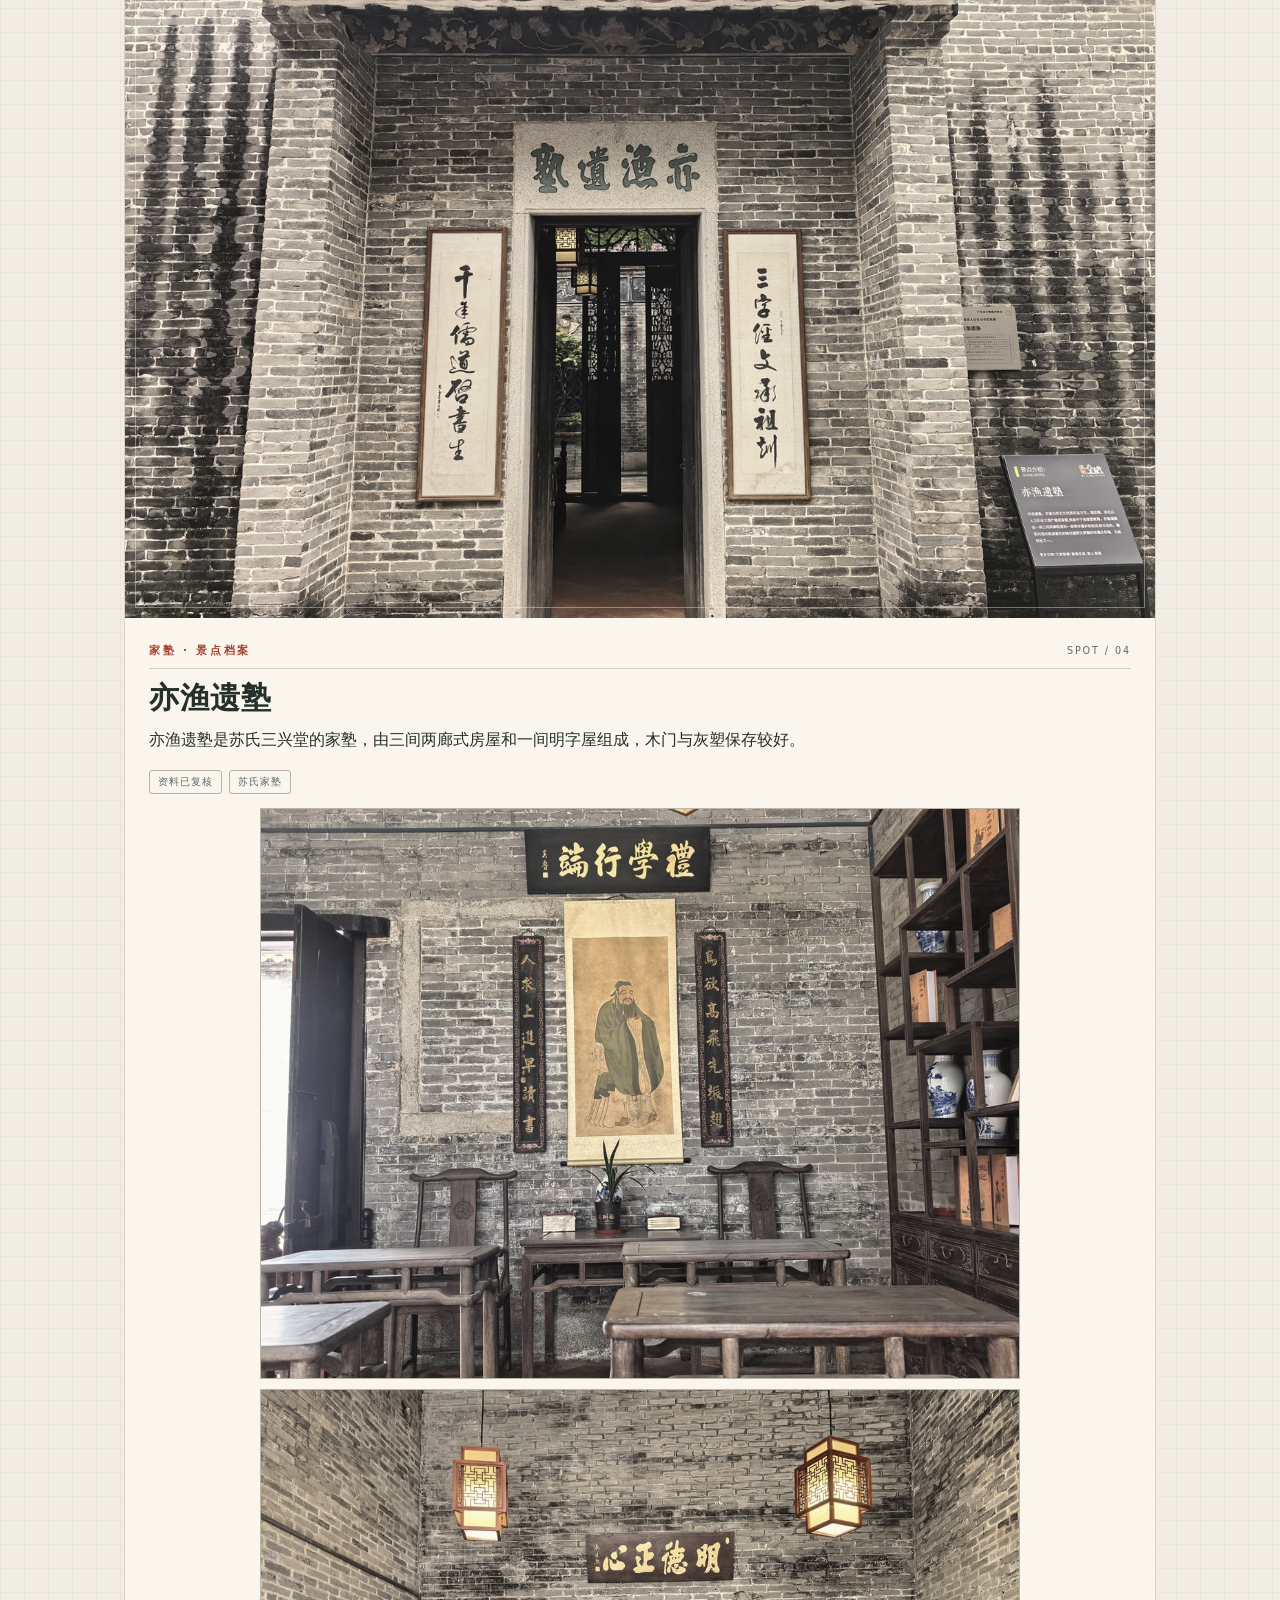
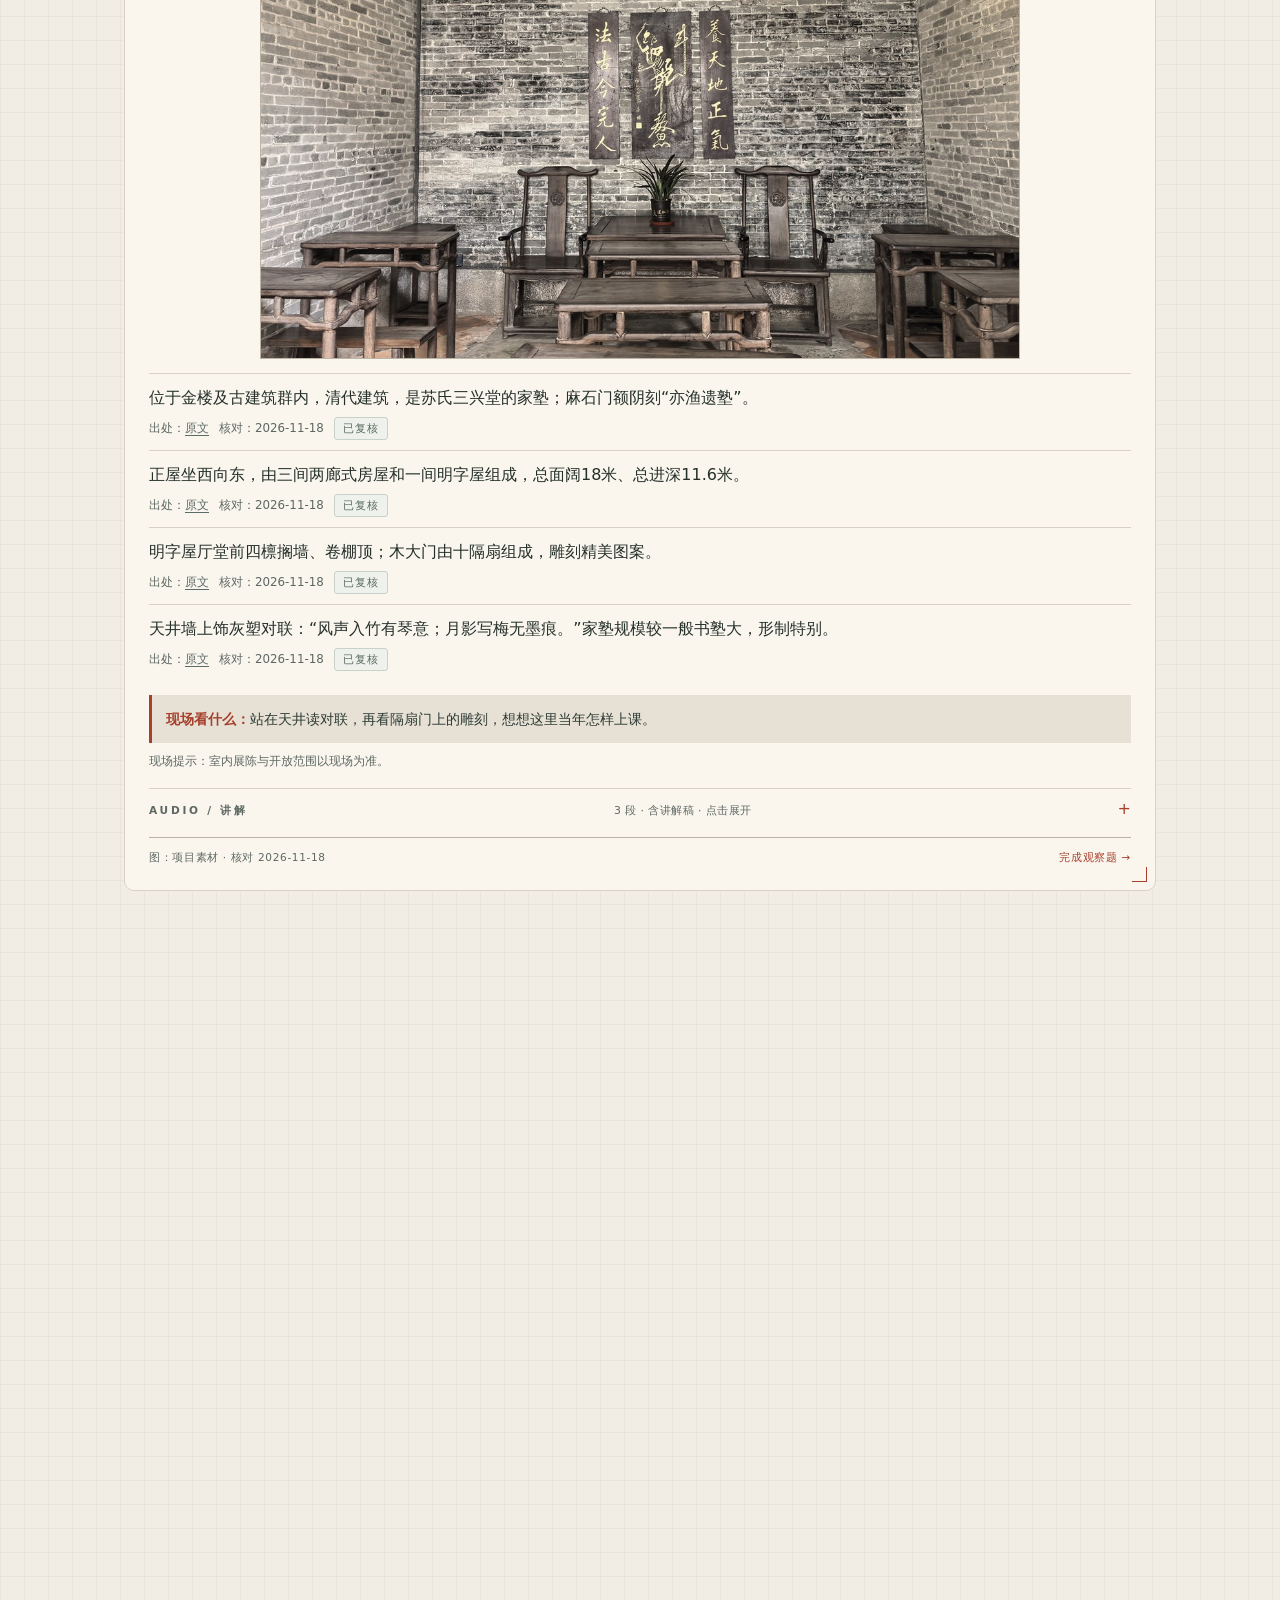
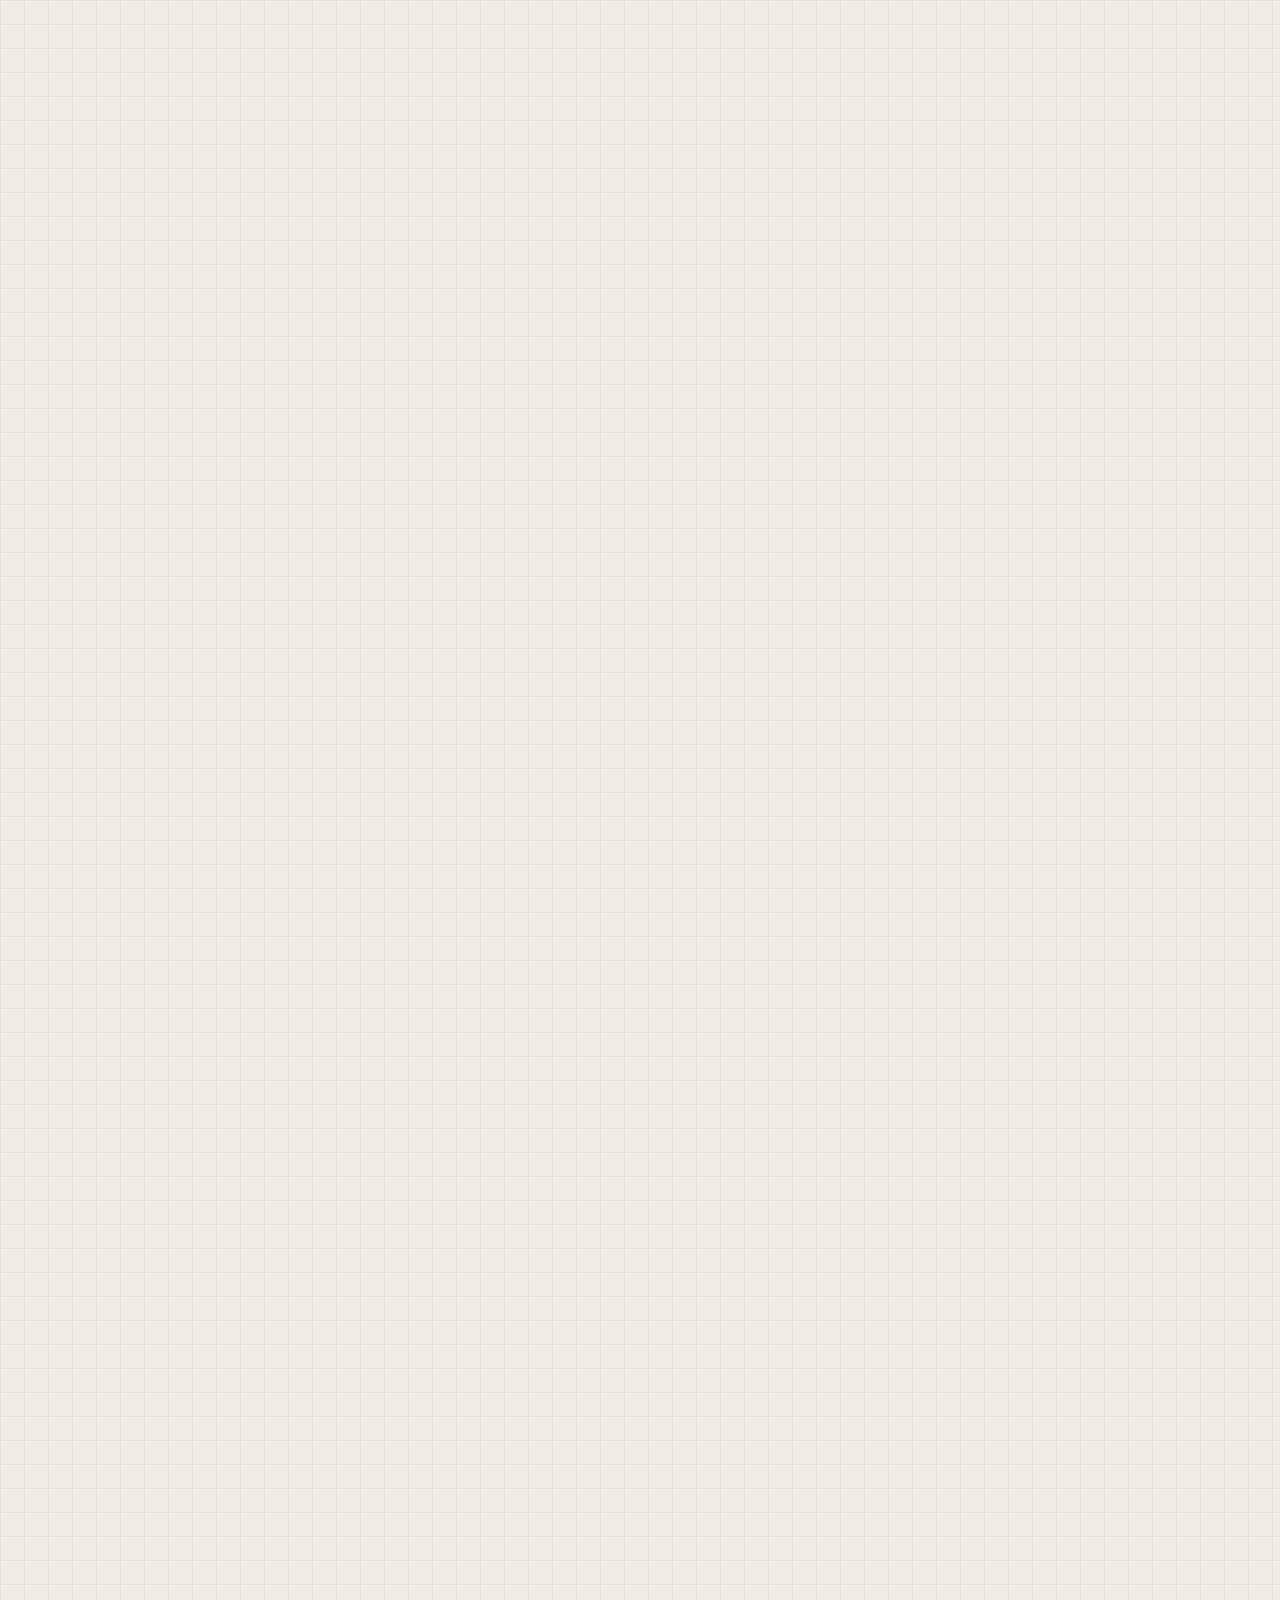
<file: guide.html>
<!DOCTYPE html>
<html lang="zh-CN">
<head>
  <meta charset="UTF-8">
  <meta name="viewport" content="width=device-width, initial-scale=1">
  <title>文化导览 · 金漆木雕手记</title>
  <meta name="description" content="碧江金楼六处建筑与壁雕的可核对资料：金楼、职方第、泥楼、亦渔遗塾、后花园与碧江廿四咏，逐条标注来源与核对日期。">
  <meta name="theme-color" content="#f2ede4">
  <link rel="icon" href="public/img/logo.png" type="image/png">
  <link rel="stylesheet" href="assets/css/style.css?v=20261119-12">
</head>
<body>
  <header class="site-header">
    <div class="wrap header-inner">
      <a class="brand" href="index.html"><img class="brand-mark" src="public/img/logo.png" alt="" width="40" height="40">金漆木雕手记</a>
      <nav class="site-nav" aria-label="主导航">
        <a href="index.html">首页</a>
        <a href="guide.html">导览</a>
        <a href="routes.html">路线</a>
        <a href="service.html">服务</a>
        <a href="qa.html">问答</a>
        <a href="explore.html">成果</a>
      </nav>
    </div>
  </header>

  <main>
    <section class="page-head">
      <div class="wrap page-head-inner">
        <div class="page-head-top"><span class="eyebrow">SPOTS / 景点</span><span class="folio">NO. 02</span></div>
        <div class="page-head-main">
          <div>
            <h1>六处建筑，一条时间线</h1>
            <p class="lede">先认识建筑与工艺，再去现场观察。每条事实都标注来源与核对日期；正式展示只用已复核内容。A/B 资料等级是内部核对标记，不是官方认证。</p>
          </div>
          <div class="seal" aria-hidden="true"><span>金</span><span>楼</span></div>
        </div>
        <div class="page-head-rule"><span></span><em>BIJIANG · SPOT ARCHIVE</em></div>
      </div>
    </section>

    <div class="wrap page-body">
      <section class="section" id="map" aria-labelledby="map-title">
        <div class="section-head">
          <h2 id="map-title">手绘导览图</h2>
          <p>点击编号跳到对应景点；示意布局，不作现场导航</p>
        </div>
        <div class="card ticks">
          <div class="map-route-bar">
            <div class="map-route-head">
              <span class="eyebrow">ROUTE / 路线</span>
              <span class="meta-line" id="map-route-status">未选择路线，地图显示六处资料点。</span>
            </div>
            <div class="map-route-options" id="map-route-options"></div>
          </div>
          <div class="map-frame">
            <img src="public/img/map/bijiang-handdrawn-map-v5.jpg?v=20261119-12" alt="碧江金楼手绘导览示意图" width="1254" height="1254" decoding="async">
            <svg class="map-route-svg" id="map-route-svg" viewBox="0 0 100 100" preserveAspectRatio="none" aria-hidden="true"></svg>
            <div class="map-route-layer" id="map-route-layer"></div>
            <a class="map-pin" style="left:75%;top:84%" href="#zhifangdi" aria-label="职方第">2</a>
            <a class="map-pin" style="left:70%;top:21%" href="#jinlou" aria-label="金楼">4</a>
            <a class="map-pin" style="left:41%;top:59%" href="#nilou" aria-label="泥楼">7</a>
            <a class="map-pin" style="left:69%;top:14%" href="#yiyu" aria-label="亦渔遗塾">10</a>
            <a class="map-pin" style="left:42%;top:15%" href="#niannsiyong" aria-label="碧江廿四咏">12</a>
            <a class="map-pin" style="left:26%;top:43%" href="#houhuayuan" aria-label="后花园">15</a>
          </div>
          <ul class="map-legend" id="map-legend-base">
            <li><a href="#zhifangdi"><span>2</span>职方第</a></li>
            <li><a href="#jinlou"><span>4</span>金楼</a></li>
            <li><a href="#nilou"><span>7</span>泥楼</a></li>
            <li><a href="#yiyu"><span>10</span>亦渔遗塾</a></li>
            <li><a href="#niannsiyong"><span>12</span>碧江廿四咏</a></li>
            <li><a href="#houhuayuan"><span>15</span>后花园</a></li>
          </ul>
          <ul class="map-legend" id="map-legend-route" hidden></ul>
          <p class="onsite-note">点位与连线仅表示资料顺序，不代表实际步行路径；按小程序现场分布牌与手绘示意图转录，未逐点现场复核。不作为官方地图或实时导航，通行以现场标识为准。</p>
        </div>
      </section>

      <section class="section" aria-labelledby="timeline-title">
        <div class="section-head">
          <h2 id="timeline-title">时间线</h2>
          <p>按资料能确认的时段排列</p>
        </div>
        <ol class="timeline" id="timeline"></ol>
      </section>

      <section class="section" aria-labelledby="spots-title">
        <div class="section-head">
          <h2 id="spots-title">六处资料点</h2>
          <p>点开出处可回原文核对</p>
        </div>
        <p class="meta-line" id="audio-notice" style="margin-bottom:14px"></p>
        <div class="spot-list" id="spot-list"></div>
      </section>

      <section class="section card ticks scope" aria-labelledby="onsite-title">
        <h2 id="onsite-title">到现场前请注意</h2>
        <ul>
          <li>路线顺序、通行方向、开放区域与观察任务是否可见，以现场标识和公告为准。</li>
          <li>票价、开放时间、临时闭馆与讲解服务会调整，本页不给未核对数值。</li>
          <li>照片与拍摄限制以现场展签为准；音频为系统语音试听稿，每段附讲解稿，粤语与英语译文待景区人工审核。</li>
        </ul>
      </section>

      <section class="section" id="sources" aria-labelledby="sources-title">
        <div class="section-head">
          <h2 id="sources-title">全部来源</h2>
          <p>核对日期 2026-11-18</p>
        </div>
        <div class="card ticks">
          <ul class="source-list" id="source-list"></ul>
        </div>
      </section>
    </div>
  </main>

  <footer class="site-footer">
    <div class="wrap">
      <p>金漆木雕手记 · 碧江金楼景区合作研学作品。</p>
      <p>资料核对日期：2026-11-18。票价、开放与通行等动态信息请以现场公告为准。</p>
      <p><a href="qa.html">去溯源问答</a> · <a href="routes.html">去选路线</a></p>
    </div>
  </footer>

  <script type="module" src="assets/js/motion.js?v=20261119-12"></script>
  <script type="module" src="assets/js/guide.js?v=20261119-12"></script>
</body>
</html>
</file>
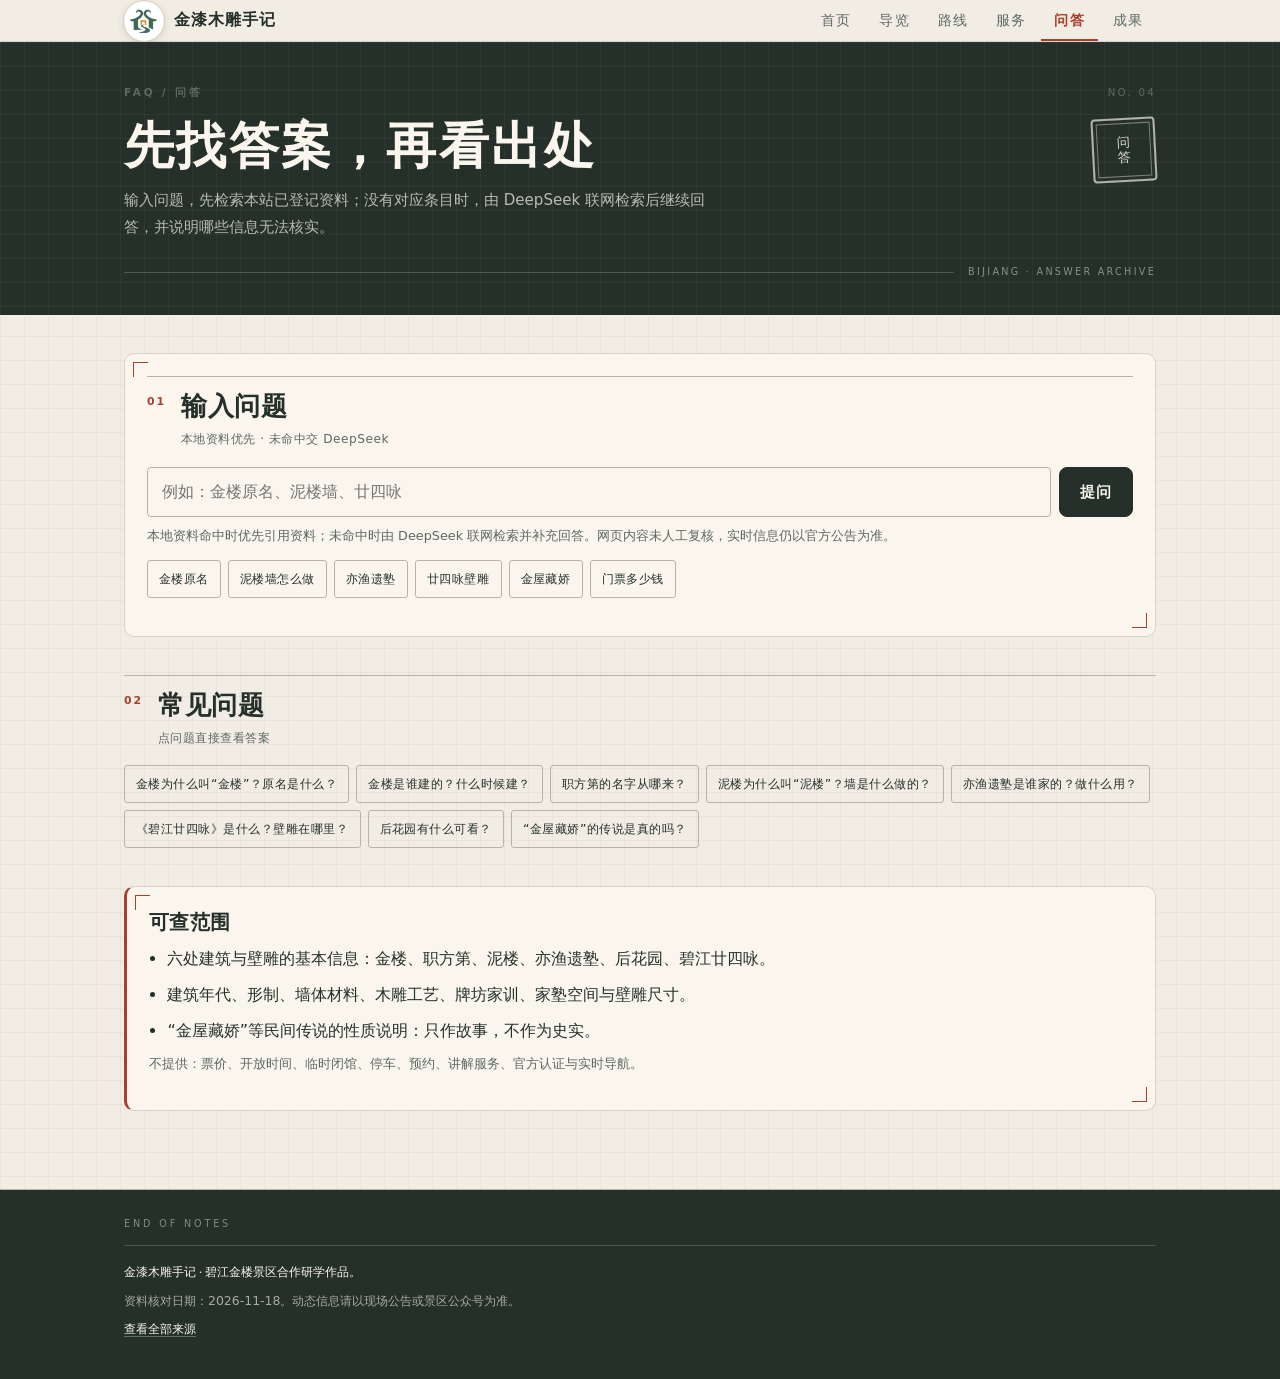
<file: qa.html>
<!DOCTYPE html>
<html lang="zh-CN">
<head>
  <meta charset="UTF-8">
  <meta name="viewport" content="width=device-width, initial-scale=1">
  <title>溯源问答 · 金漆木雕手记</title>
  <meta name="description" content="碧江金楼资料问答：优先检索本站已登记资料；没有对应条目时由 DeepSeek 继续回答，并说明哪些信息无法核实。">
  <meta name="theme-color" content="#f2ede4">
  <link rel="icon" href="public/img/logo.png" type="image/png">
  <link rel="stylesheet" href="assets/css/style.css?v=20261119-12">
</head>
<body>
  <header class="site-header">
    <div class="wrap header-inner">
      <a class="brand" href="index.html"><img class="brand-mark" src="public/img/logo.png" alt="" width="40" height="40">金漆木雕手记</a>
      <nav class="site-nav" aria-label="主导航">
        <a href="index.html">首页</a>
        <a href="guide.html">导览</a>
        <a href="routes.html">路线</a>
        <a href="service.html">服务</a>
        <a href="qa.html">问答</a>
        <a href="explore.html">成果</a>
      </nav>
    </div>
  </header>

  <main>
    <section class="page-head">
      <div class="wrap page-head-inner">
        <div class="page-head-top"><span class="eyebrow">FAQ / 问答</span><span class="folio">NO. 04</span></div>
        <div class="page-head-main">
          <div>
            <h1>先找答案，再看出处</h1>
            <p class="lede">输入问题，先检索本站已登记资料；没有对应条目时，由 DeepSeek 联网检索后继续回答，并说明哪些信息无法核实。</p>
          </div>
          <div class="seal" aria-hidden="true"><span>问</span><span>答</span></div>
        </div>
        <div class="page-head-rule"><span></span><em>BIJIANG · ANSWER ARCHIVE</em></div>
      </div>
    </section>

    <div class="wrap page-body">
      <section class="section card ticks" aria-labelledby="search-title">
        <div class="section-head" style="margin-top:0">
          <h2 id="search-title">输入问题</h2>
          <p>本地资料优先 · 未命中交 DeepSeek</p>
        </div>
        <form class="search-box" id="qa-form" role="search">
          <div class="search-row">
            <label class="sr-only" for="qa-input">输入要查的问题</label>
            <input id="qa-input" name="q" type="search" placeholder="例如：金楼原名、泥楼墙、廿四咏" autocomplete="off">
            <button class="btn" type="submit">提问</button>
          </div>
        </form>
        <p class="meta-line" style="margin-top:8px">本地资料命中时优先引用资料；未命中时由 DeepSeek 联网检索并补充回答。网页内容未人工复核，实时信息仍以官方公告为准。</p>
        <div class="chips" id="chips" aria-label="常见问题"></div>
        <div id="qa-result" aria-live="polite" style="margin-top:16px"></div>
      </section>

      <section class="section" aria-labelledby="faq-title">
        <div class="section-head">
          <h2 id="faq-title">常见问题</h2>
          <p>点问题直接查看答案</p>
        </div>
        <div class="chips" id="faq-list"></div>
      </section>

      <section class="section card ticks scope" aria-labelledby="scope-title">
        <h2 id="scope-title">可查范围</h2>
        <ul>
          <li>六处建筑与壁雕的基本信息：金楼、职方第、泥楼、亦渔遗塾、后花园、碧江廿四咏。</li>
          <li>建筑年代、形制、墙体材料、木雕工艺、牌坊家训、家塾空间与壁雕尺寸。</li>
          <li>“金屋藏娇”等民间传说的性质说明：只作故事，不作为史实。</li>
        </ul>
        <p class="meta-line" style="margin-top:8px">不提供：票价、开放时间、临时闭馆、停车、预约、讲解服务、官方认证与实时导航。</p>
      </section>
    </div>
  </main>

  <footer class="site-footer">
    <div class="wrap">
      <p>金漆木雕手记 · 碧江金楼景区合作研学作品。</p>
      <p>资料核对日期：2026-11-18。动态信息请以现场公告或景区公众号为准。</p>
      <p><a href="guide.html#sources">查看全部来源</a></p>
    </div>
  </footer>

  <script type="module" src="assets/js/motion.js?v=20261119-12"></script>
  <script type="module" src="assets/js/qa.js?v=20261119-12"></script>
</body>
</html>
</file>
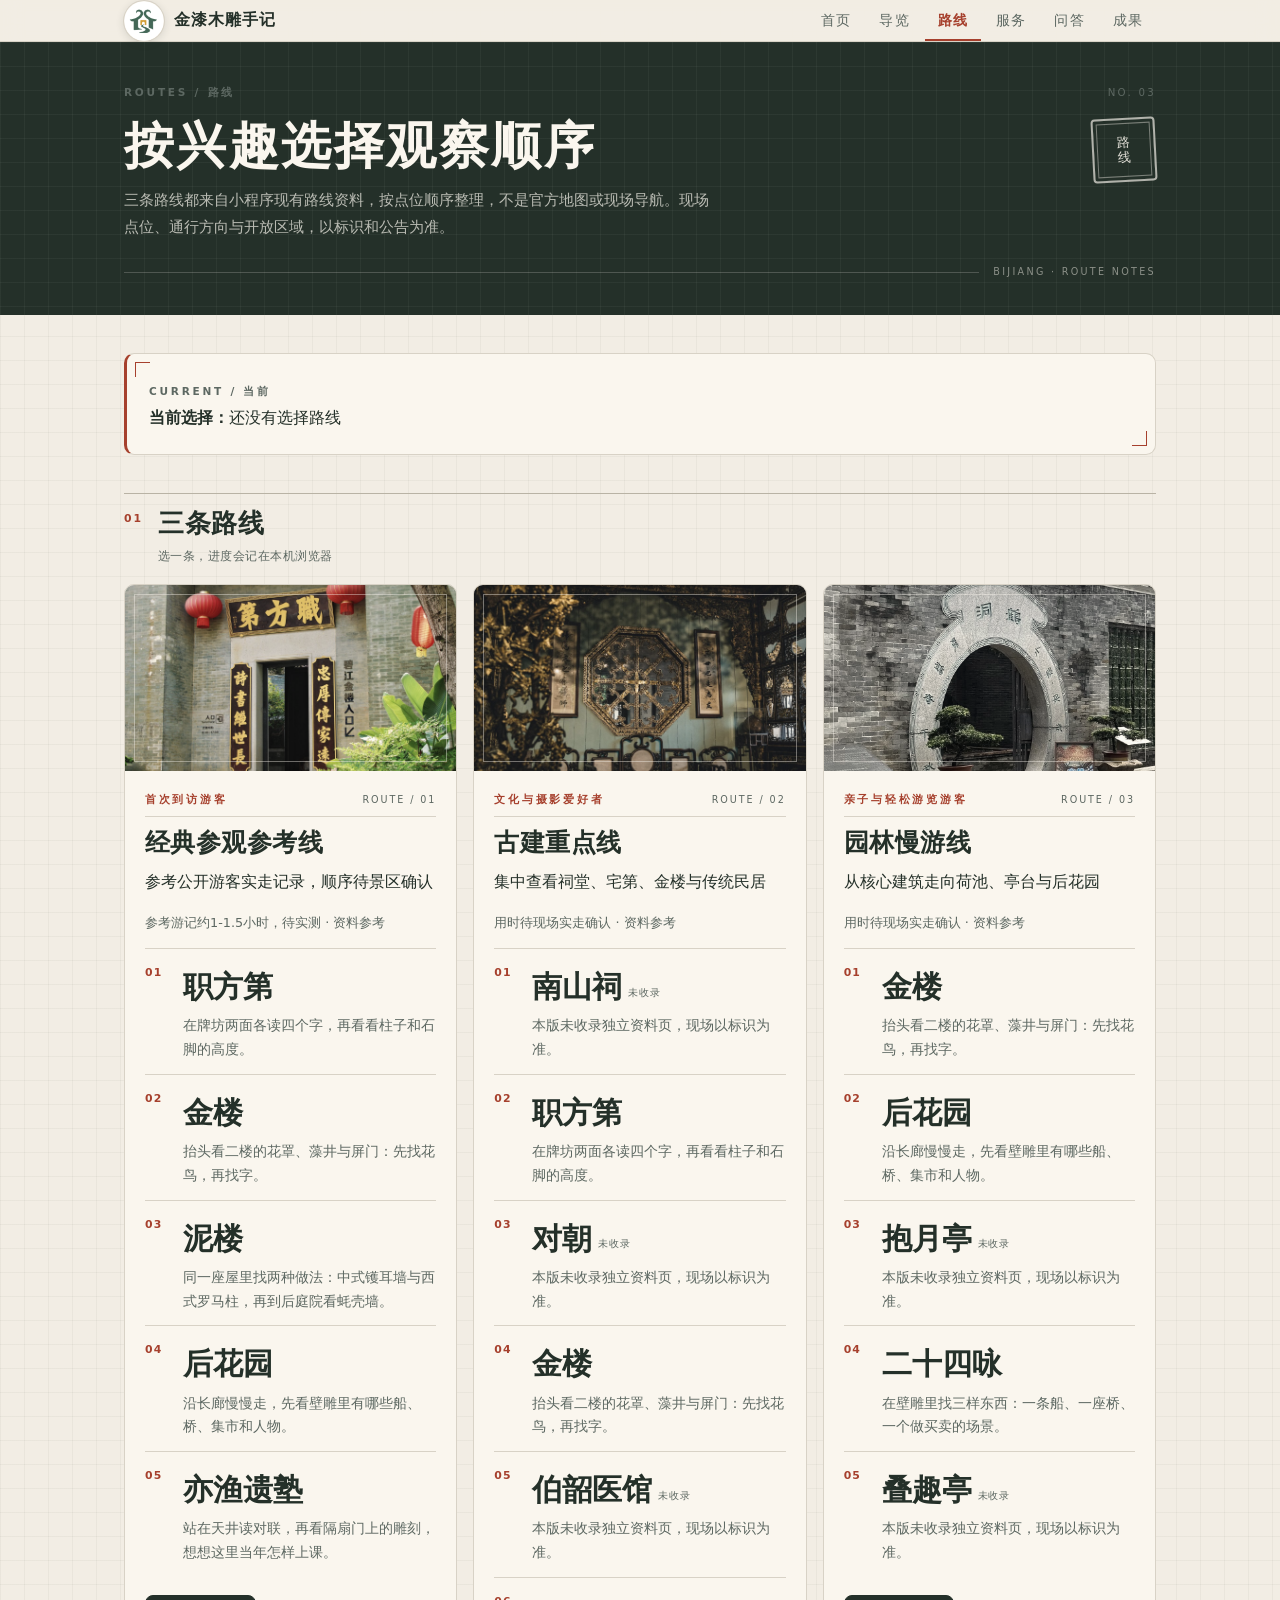
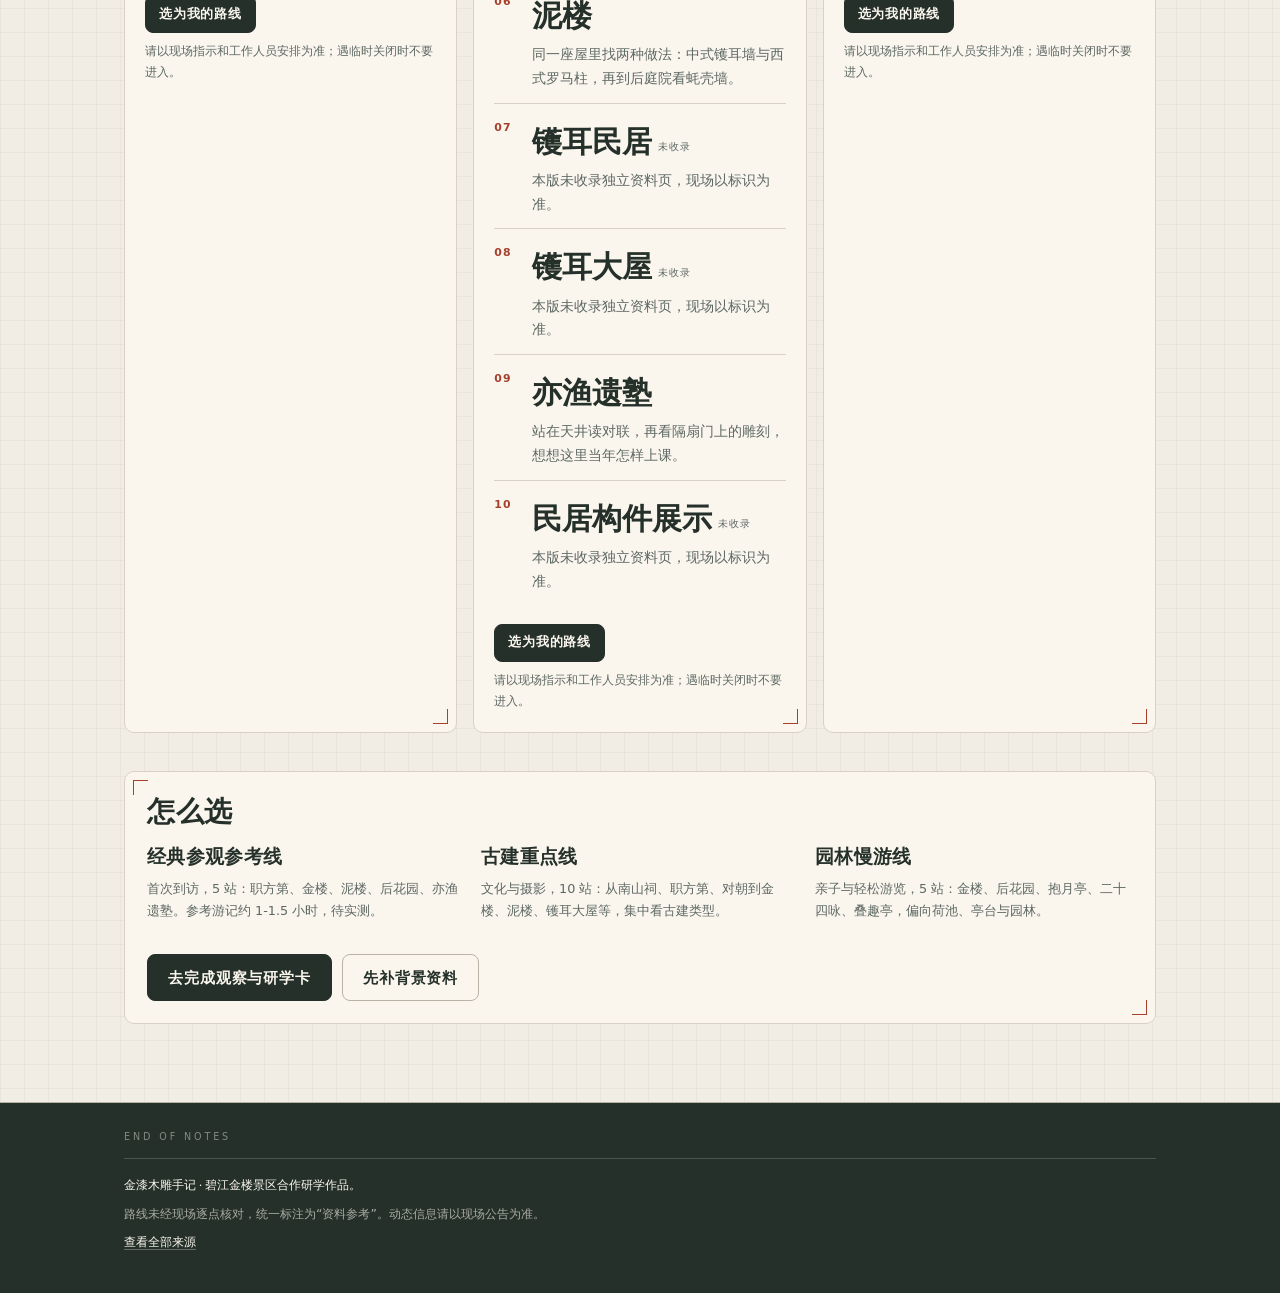
<file: routes.html>
<!DOCTYPE html>
<html lang="zh-CN">
<head>
  <meta charset="UTF-8">
  <meta name="viewport" content="width=device-width, initial-scale=1">
  <title>研学路线 · 金漆木雕手记</title>
  <meta name="description" content="碧江金楼三条资料参考路线：经典参观、古建重点与园林慢游，支持保存并在导览图显示顺序。">
  <meta name="theme-color" content="#f2ede4">
  <link rel="icon" href="public/img/logo.png" type="image/png">
  <link rel="stylesheet" href="assets/css/style.css?v=20261119-12">
</head>
<body>
  <header class="site-header">
    <div class="wrap header-inner">
      <a class="brand" href="index.html"><img class="brand-mark" src="public/img/logo.png" alt="" width="40" height="40">金漆木雕手记</a>
      <nav class="site-nav" aria-label="主导航">
        <a href="index.html">首页</a>
        <a href="guide.html">导览</a>
        <a href="routes.html">路线</a>
        <a href="service.html">服务</a>
        <a href="qa.html">问答</a>
        <a href="explore.html">成果</a>
      </nav>
    </div>
  </header>

  <main>
    <section class="page-head">
      <div class="wrap page-head-inner">
        <div class="page-head-top"><span class="eyebrow">ROUTES / 路线</span><span class="folio">NO. 03</span></div>
        <div class="page-head-main">
          <div>
            <h1>按兴趣选择观察顺序</h1>
            <p class="lede">三条路线都来自小程序现有路线资料，按点位顺序整理，不是官方地图或现场导航。现场点位、通行方向与开放区域，以标识和公告为准。</p>
          </div>
          <div class="seal" aria-hidden="true"><span>路</span><span>线</span></div>
        </div>
        <div class="page-head-rule"><span></span><em>BIJIANG · ROUTE NOTES</em></div>
      </div>
    </section>

    <div class="wrap page-body">
      <section class="section">
        <div class="card ticks scope">
          <p style="margin:0"><span class="eyebrow">CURRENT / 当前</span><br><strong>当前选择：</strong><span id="current-route">还没有选择路线</span></p>
        </div>
      </section>

      <section class="section" aria-labelledby="routes-title">
        <div class="section-head">
          <h2 id="routes-title">三条路线</h2>
          <p>选一条，进度会记在本机浏览器</p>
        </div>
        <div class="route-grid" id="route-list"></div>
      </section>

      <section class="section card ticks">
        <h2>怎么选</h2>
        <div class="route-guide-grid">
          <div>
            <h3>经典参观参考线</h3>
            <p class="meta-line">首次到访，5 站：职方第、金楼、泥楼、后花园、亦渔遗塾。参考游记约 1-1.5 小时，待实测。</p>
          </div>
          <div>
            <h3>古建重点线</h3>
            <p class="meta-line">文化与摄影，10 站：从南山祠、职方第、对朝到金楼、泥楼、镬耳大屋等，集中看古建类型。</p>
          </div>
          <div>
            <h3>园林慢游线</h3>
            <p class="meta-line">亲子与轻松游览，5 站：金楼、后花园、抱月亭、二十四咏、叠趣亭，偏向荷池、亭台与园林。</p>
          </div>
        </div>
        <div class="actions">
          <a class="btn" href="explore.html">去完成观察与研学卡</a>
          <a class="btn ghost" href="guide.html">先补背景资料</a>
        </div>
      </section>
    </div>
  </main>

  <footer class="site-footer">
    <div class="wrap">
      <p>金漆木雕手记 · 碧江金楼景区合作研学作品。</p>
      <p>路线未经现场逐点核对，统一标注为“资料参考”。动态信息请以现场公告为准。</p>
      <p><a href="guide.html#sources">查看全部来源</a></p>
    </div>
  </footer>

  <script type="module" src="assets/js/motion.js?v=20261119-12"></script>
  <script type="module" src="assets/js/routes.js?v=20261119-12"></script>
</body>
</html>
</file>
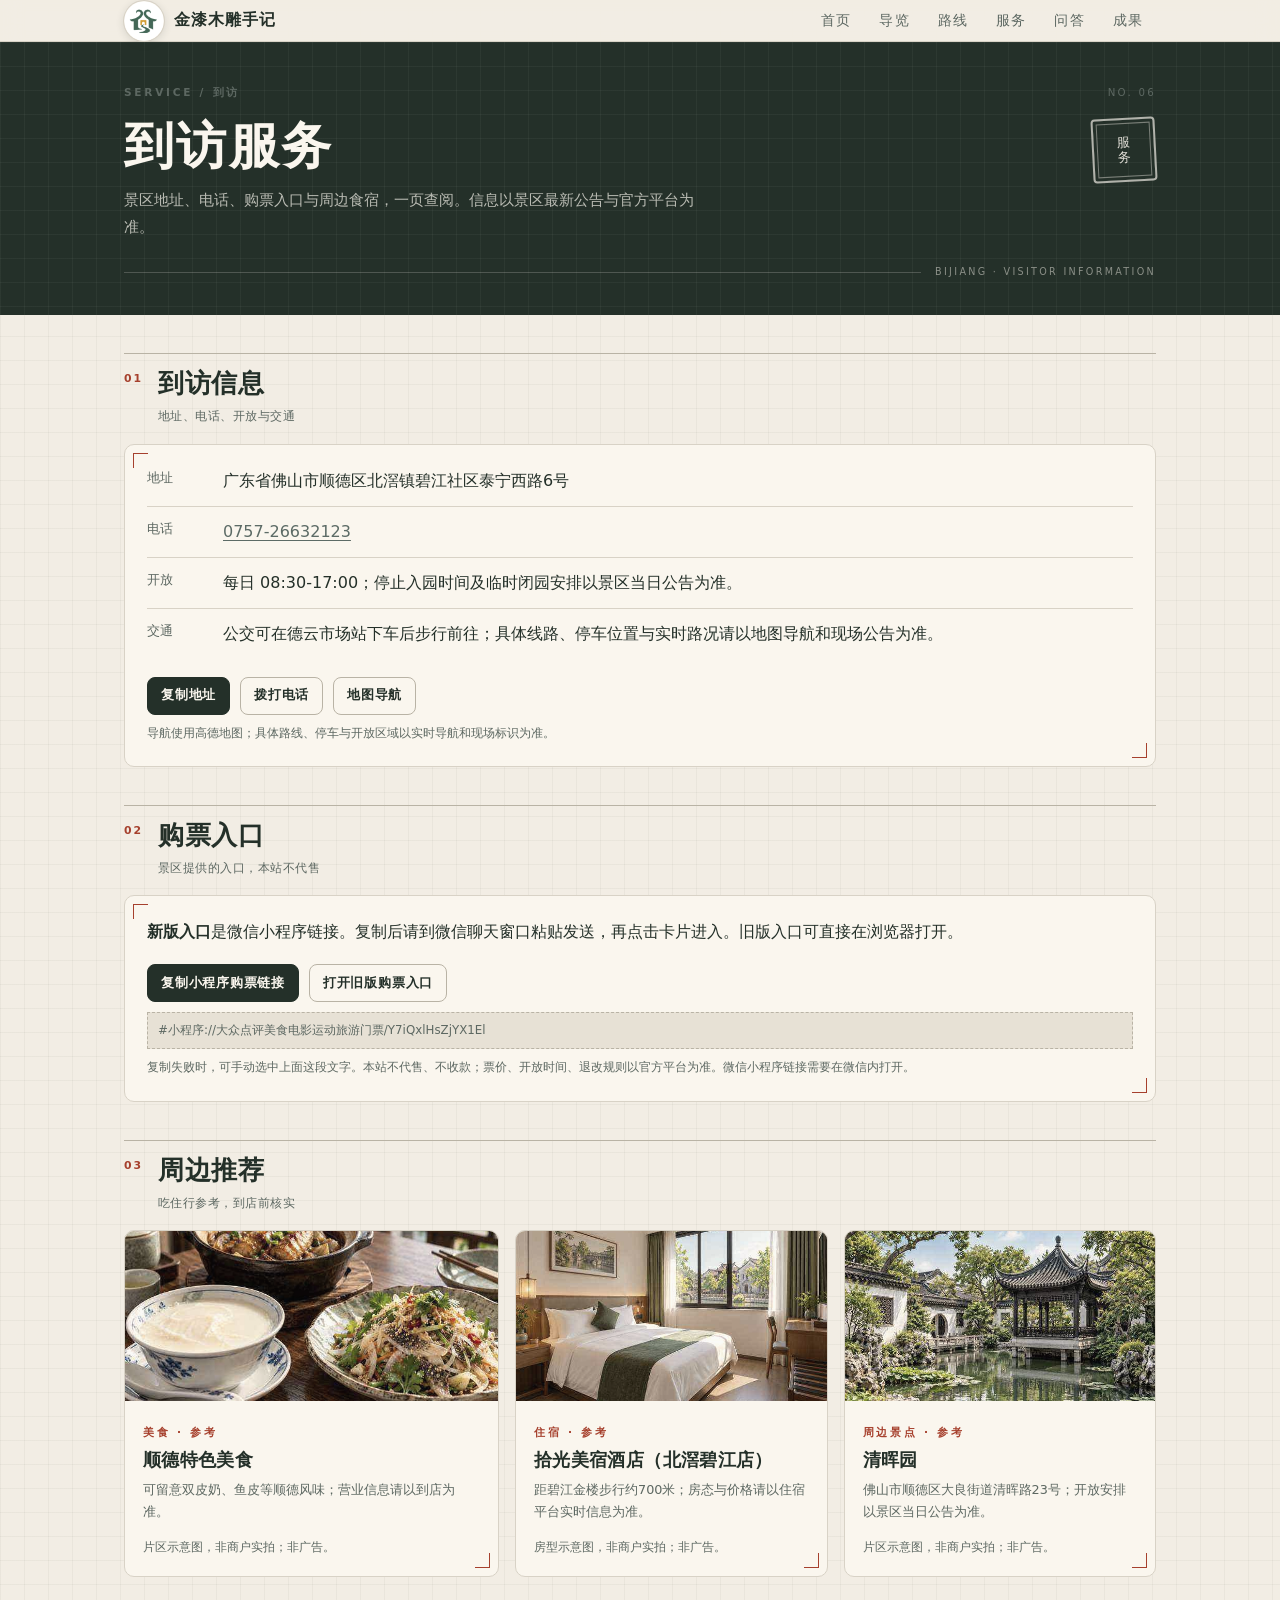
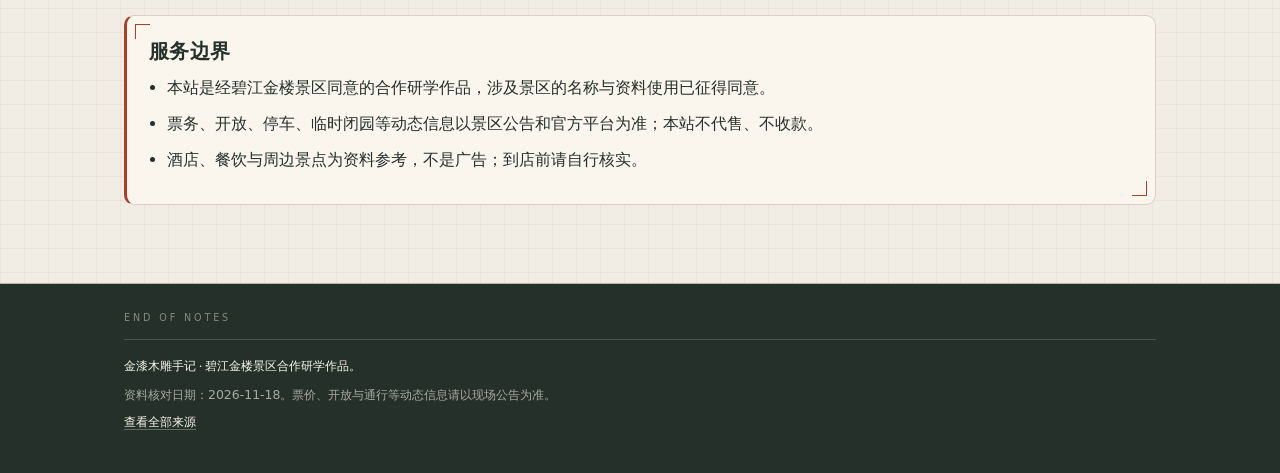
<file: service.html>
<!DOCTYPE html>
<html lang="zh-CN">
<head>
  <meta charset="UTF-8">
  <meta name="viewport" content="width=device-width, initial-scale=1">
  <title>服务 · 金漆木雕手记</title>
  <meta name="description" content="碧江金楼到访服务：地址、电话、开放信息、购票入口与周边食宿推荐。">
  <meta name="theme-color" content="#f2ede4">
  <link rel="icon" href="public/img/logo.png" type="image/png">
  <link rel="stylesheet" href="assets/css/style.css?v=20261119-12">
</head>
<body>
  <header class="site-header">
    <div class="wrap header-inner">
      <a class="brand" href="index.html"><img class="brand-mark" src="public/img/logo.png" alt="" width="40" height="40">金漆木雕手记</a>
      <nav class="site-nav" aria-label="主导航">
        <a href="index.html">首页</a>
        <a href="guide.html">导览</a>
        <a href="routes.html">路线</a>
        <a href="service.html">服务</a>
        <a href="qa.html">问答</a>
        <a href="explore.html">成果</a>
      </nav>
    </div>
  </header>

  <main>
    <section class="page-head">
      <div class="wrap page-head-inner">
        <div class="page-head-top"><span class="eyebrow">SERVICE / 到访</span><span class="folio">NO. 06</span></div>
        <div class="page-head-main">
          <div>
            <h1>到访服务</h1>
            <p class="lede">景区地址、电话、购票入口与周边食宿，一页查阅。信息以景区最新公告与官方平台为准。</p>
          </div>
          <div class="seal" aria-hidden="true"><span>服</span><span>务</span></div>
        </div>
        <div class="page-head-rule"><span></span><em>BIJIANG · VISITOR INFORMATION</em></div>
      </div>
    </section>

    <div class="wrap page-body">
      <section class="section" aria-labelledby="arrival-title">
        <div class="section-head">
          <h2 id="arrival-title">到访信息</h2>
          <p>地址、电话、开放与交通</p>
        </div>
        <div class="card ticks">
          <dl class="service-facts">
            <div><dt>地址</dt><dd>广东省佛山市顺德区北滘镇碧江社区泰宁西路6号</dd></div>
            <div><dt>电话</dt><dd><a href="tel:0757-26632123">0757-26632123</a></dd></div>
            <div><dt>开放</dt><dd>每日 08:30-17:00；停止入园时间及临时闭园安排以景区当日公告为准。</dd></div>
            <div><dt>交通</dt><dd>公交可在德云市场站下车后步行前往；具体线路、停车位置与实时路况请以地图导航和现场公告为准。</dd></div>
          </dl>
          <div class="actions">
            <button class="btn small" type="button" data-copy="广东省佛山市顺德区北滘镇碧江社区泰宁西路6号">复制地址</button>
            <a class="btn small ghost" href="tel:0757-26632123">拨打电话</a>
            <a class="btn small ghost" href="https://uri.amap.com/marker?position=113.262272,22.942558&amp;name=%E7%A2%A7%E6%B1%9F%E9%87%91%E6%A5%BC&amp;src=web&amp;coordinate=gaode" target="_blank" rel="noopener noreferrer">地图导航</a>
          </div>
          <p class="onsite-note">导航使用高德地图；具体路线、停车与开放区域以实时导航和现场标识为准。</p>
        </div>
      </section>

      <section class="section" aria-labelledby="ticket-title">
        <div class="section-head">
          <h2 id="ticket-title">购票入口</h2>
          <p>景区提供的入口，本站不代售</p>
        </div>
        <div class="card ticks">
          <p><strong>新版入口</strong>是微信小程序链接。复制后请到微信聊天窗口粘贴发送，再点击卡片进入。旧版入口可直接在浏览器打开。</p>
          <div class="actions">
            <button class="btn small" type="button" data-copy="#小程序://大众点评美食电影运动旅游门票/Y7iQxlHsZjYX1El">复制小程序购票链接</button>
            <a class="btn small ghost" href="http://u.pingxp.com/app/index.php?i=1&amp;c=entry&amp;eid=1" target="_blank" rel="noopener noreferrer">打开旧版购票入口</a>
          </div>
          <p class="copy-value">#小程序://大众点评美食电影运动旅游门票/Y7iQxlHsZjYX1El</p>
          <p class="onsite-note">复制失败时，可手动选中上面这段文字。本站不代售、不收款；票价、开放时间、退改规则以官方平台为准。微信小程序链接需要在微信内打开。</p>
        </div>
      </section>

      <section class="section" aria-labelledby="nearby-title">
        <div class="section-head">
          <h2 id="nearby-title">周边推荐</h2>
          <p>吃住行参考，到店前核实</p>
        </div>
        <div class="nearby-grid">
          <article class="card ticks nearby-card">
            <div class="nearby-media"><img src="public/img/nearby/food.jpg" alt="片区影像示意图" loading="lazy"></div>
            <div class="nearby-body">
              <span class="eyebrow">美食 · 参考</span>
              <h3>顺德特色美食</h3>
              <p class="meta-line">可留意双皮奶、鱼皮等顺德风味；营业信息请以到店为准。</p>
              <p class="onsite-note">片区示意图，非商户实拍；非广告。</p>
            </div>
          </article>
          <article class="card ticks nearby-card">
            <div class="nearby-media"><img src="public/img/nearby/hotel.jpg" alt="住宿空间示意图" loading="lazy"></div>
            <div class="nearby-body">
              <span class="eyebrow">住宿 · 参考</span>
              <h3>拾光美宿酒店（北滘碧江店）</h3>
              <p class="meta-line">距碧江金楼步行约700米；房态与价格请以住宿平台实时信息为准。</p>
              <p class="onsite-note">房型示意图，非商户实拍；非广告。</p>
            </div>
          </article>
          <article class="card ticks nearby-card">
            <div class="nearby-media"><img src="public/img/nearby/attraction.jpg" alt="岭南建筑影像示意图" loading="lazy"></div>
            <div class="nearby-body">
              <span class="eyebrow">周边景点 · 参考</span>
              <h3>清晖园</h3>
              <p class="meta-line">佛山市顺德区大良街道清晖路23号；开放安排以景区当日公告为准。</p>
              <p class="onsite-note">片区示意图，非商户实拍；非广告。</p>
            </div>
          </article>
        </div>
      </section>

      <section class="section card ticks scope" aria-labelledby="service-scope-title">
        <h2 id="service-scope-title">服务边界</h2>
        <ul>
          <li>本站是经碧江金楼景区同意的合作研学作品，涉及景区的名称与资料使用已征得同意。</li>
          <li>票务、开放、停车、临时闭园等动态信息以景区公告和官方平台为准；本站不代售、不收款。</li>
          <li>酒店、餐饮与周边景点为资料参考，不是广告；到店前请自行核实。</li>
        </ul>
      </section>
    </div>
  </main>

  <footer class="site-footer">
    <div class="wrap">
      <p>金漆木雕手记 · 碧江金楼景区合作研学作品。</p>
      <p>资料核对日期：2026-11-18。票价、开放与通行等动态信息请以现场公告为准。</p>
      <p><a href="guide.html#sources">查看全部来源</a></p>
    </div>
  </footer>

  <script type="module" src="assets/js/motion.js?v=20261119-12"></script>
  <script type="module" src="assets/js/service.js?v=20261119-12"></script>
</body>
</html>
</file>
<file: assets/css/style.css>
:root {
  --oyster: #f2ede4;
  --cream: #faf6ee;
  --paper: #e7e1d5;
  --ink: #243029;
  --blue: #5c6b66;
  --muted: #5d6862;
  --line: #d8d2c6;
  --line-strong: #b9b3a5;
  --red: #a6402d;
  --radius: 10px;
  --radius-lg: 16px;
  --font-sans: "PingFang SC", "Microsoft YaHei", "Noto Sans SC", system-ui, sans-serif;
  --font-serif: "Songti SC", "Noto Serif SC", "STSong", SimSun, serif;
}

* {
  box-sizing: border-box;
}

html {
  -webkit-text-size-adjust: 100%;
}

body {
  margin: 0;
  color: var(--ink);
  background-color: var(--oyster);
  background-image:
    linear-gradient(rgba(36, 48, 41, 0.045) 1px, transparent 1px),
    linear-gradient(90deg, rgba(36, 48, 41, 0.045) 1px, transparent 1px);
  background-size: 24px 24px;
  font-family: var(--font-sans);
  font-size: 16px;
  line-height: 1.75;
}

h1, h2, h3, h4 {
  margin: 0 0 0.5em;
  font-family: var(--font-serif);
  font-weight: 600;
  line-height: 1.3;
  letter-spacing: 0.02em;
}

h1 { font-size: clamp(2rem, 6vw, 3.4rem); }
h2 { font-size: clamp(1.35rem, 4.2vw, 1.75rem); }
h3 { font-size: 1.16rem; }

p { margin: 0 0 1em; }

a {
  color: var(--blue);
  text-decoration-thickness: 1px;
  text-underline-offset: 3px;
}

a:hover { color: var(--red); }

:focus-visible {
  outline: 2px solid var(--red);
  outline-offset: 2px;
}

.wrap {
  width: 100%;
  max-width: 1080px;
  margin: 0 auto;
  padding: 0 16px;
}

.eyebrow {
  display: inline-block;
  color: var(--muted);
  font-size: 0.66rem;
  font-weight: 600;
  letter-spacing: 0.26em;
  line-height: 1.6;
  text-transform: uppercase;
}

.folio {
  color: var(--muted);
  font-size: 0.64rem;
  letter-spacing: 0.22em;
}

.red-rule {
  width: 42px;
  height: 2px;
  margin: 12px 0 16px;
  background: var(--red);
}

/* ---------- Header ---------- */
.site-header {
  position: sticky;
  top: 0;
  z-index: 30;
  background: rgba(242, 237, 228, 0.97);
  border-bottom: 1px solid var(--line);
  backdrop-filter: blur(10px);
}

.header-inner {
  display: flex;
  flex-wrap: wrap;
  align-items: center;
  gap: 8px 16px;
  padding-top: 10px;
  padding-bottom: 10px;
}

.brand {
  display: inline-flex;
  align-items: center;
  gap: 10px;
  color: var(--ink);
  text-decoration: none;
  font-family: var(--font-serif);
  font-weight: 600;
  font-size: 1.02rem;
  letter-spacing: 0.06em;
}

.brand-mark {
  display: block;
  flex: 0 0 auto;
  width: 40px;
  height: 40px;
  border-radius: 50%;
  object-fit: contain;
  background: transparent;
  box-shadow: 0 0 0 1px var(--line), 0 2px 8px rgba(36, 48, 41, 0.16);
}

.site-nav {
  display: flex;
  flex-wrap: wrap;
  gap: 2px;
  width: 100%;
}

.site-nav a {
  flex: 0 0 auto;
  padding: 7px 10px;
  color: var(--muted);
  text-decoration: none;
  font-size: 0.86rem;
  letter-spacing: 0.08em;
  white-space: nowrap;
}

.site-nav a:hover { color: var(--ink); }

.site-nav a[aria-current="page"] {
  color: var(--red);
  font-weight: 600;
  box-shadow: inset 0 -2px 0 var(--red);
}

main { padding: 0 0 40px; }

/* ---------- Hero ---------- */
.hero {
  position: relative;
  display: flex;
  align-items: flex-end;
  min-height: 560px;
  overflow: hidden;
  background: var(--ink);
  color: var(--cream);
  touch-action: pan-y;
}

.hero-slides,
.hero-slide {
  position: absolute;
  inset: 0;
}

.hero-slide {
  width: 100%;
  height: 100%;
  object-fit: cover;
  opacity: 0;
  filter: saturate(0.68) sepia(0.18) contrast(0.95) brightness(0.86);
  transition: opacity 0.8s ease;
}

.hero-slide.is-active { opacity: 1; }

.hero-grade {
  position: absolute;
  inset: 0;
  background:
    linear-gradient(180deg, rgba(20, 28, 24, 0.22) 0%, rgba(20, 28, 24, 0.08) 38%, rgba(20, 28, 24, 0.58) 72%, rgba(20, 28, 24, 0.9) 100%),
    linear-gradient(90deg, rgba(20, 28, 24, 0.55), rgba(20, 28, 24, 0) 55%);
}

.hero-frame {
  position: absolute;
  inset: 18px;
  z-index: 2;
  pointer-events: none;
}

.hero-frame i {
  position: absolute;
  width: 24px;
  height: 24px;
  border: 0 solid rgba(250, 246, 238, 0.5);
}

.hero-frame i:nth-child(1) {
  top: 0;
  left: 0;
  border-top-width: 1px;
  border-left-width: 1px;
}

.hero-frame i:nth-child(2) {
  bottom: 0;
  left: 0;
  border-bottom-width: 1px;
  border-left-width: 1px;
}

.hero-frame i:nth-child(3) {
  right: 0;
  bottom: 0;
  border-right-width: 1px;
  border-bottom-width: 1px;
}

.hero-inner {
  position: relative;
  z-index: 3;
  display: flex;
  flex-direction: column;
  align-items: flex-start;
  justify-content: flex-end;
  min-height: 560px;
  padding-top: 120px;
  padding-bottom: 152px;
}

.hero-eyebrow {
  display: flex;
  align-items: center;
  gap: 12px;
  color: rgba(250, 246, 238, 0.62);
  font-size: 0.68rem;
  font-weight: 600;
  letter-spacing: 0.28em;
}

.hero-rule {
  width: 56px;
  height: 1px;
  background: rgba(250, 246, 238, 0.55);
}

.hero h1 {
  max-width: 12em;
  margin: 14px 0 12px;
  color: var(--cream);
  font-size: clamp(2.7rem, 7vw, 4.5rem);
  font-weight: 600;
  line-height: 1.12;
  letter-spacing: 0.06em;
  text-shadow: 0 3px 24px rgba(20, 28, 24, 0.35);
}

.hero-sub {
  max-width: 58ch;
  margin-bottom: 24px;
  color: rgba(250, 246, 238, 0.78);
  font-size: 1rem;
  line-height: 1.9;
}

.hero-seal {
  position: absolute;
  top: 34px;
  right: 24px;
  z-index: 4;
  display: flex;
  flex-direction: column;
  align-items: center;
  justify-content: center;
  width: 58px;
  height: 58px;
  border: 2px solid rgba(250, 246, 238, 0.72);
  border-radius: 4px;
  background: rgba(250, 246, 238, 0.08);
  color: rgba(250, 246, 238, 0.9);
  font-family: var(--font-serif);
  font-size: 0.9rem;
  line-height: 1.15;
  transform: rotate(-3deg);
  box-shadow: inset 0 0 0 3px rgba(16, 24, 20, 0.5), inset 0 0 0 4px rgba(250, 246, 238, 0.35);
}

.hero-foot {
  position: absolute;
  right: 0;
  bottom: 64px;
  left: 0;
  z-index: 4;
  display: flex;
  align-items: center;
  justify-content: space-between;
  gap: 16px;
}

.hero-progress {
  display: flex;
  align-items: baseline;
  gap: 10px;
  color: var(--cream);
}

.hero-count {
  font-size: 0.72rem;
  font-variant-numeric: tabular-nums;
  letter-spacing: 0.16em;
}

.hero-hint {
  color: rgba(250, 246, 238, 0.62);
  font-size: 0.68rem;
  letter-spacing: 0.04em;
}

.hero-dots {
  display: flex;
  align-items: center;
  gap: 7px;
  padding: 7px 12px;
  border: 1px solid rgba(250, 246, 238, 0.22);
  border-radius: 999px;
  background: rgba(16, 28, 24, 0.34);
  backdrop-filter: blur(6px);
}

.hero-dot {
  width: 9px;
  height: 9px;
  padding: 0;
  border: 0;
  border-radius: 50%;
  background: rgba(250, 246, 238, 0.35);
  cursor: pointer;
  transition: width 0.25s ease, background 0.25s ease;
}

.hero-dot.active {
  width: 22px;
  border-radius: 999px;
  background: var(--cream);
}

.hero-dot:focus-visible {
  outline: 2px solid var(--gold-soft);
  outline-offset: 3px;
}

.hero-arrow {
  position: absolute;
  right: 20px;
  bottom: 96px;
  z-index: 6;
  display: grid;
  place-items: center;
  width: 38px;
  height: 38px;
  padding: 0;
  border: 1px solid rgba(250, 246, 238, 0.42);
  border-radius: 50%;
  background: rgba(16, 28, 24, 0.35);
  color: var(--cream);
  font-size: 1.35rem;
  line-height: 1;
  cursor: pointer;
  transition: background 0.2s ease, border-color 0.2s ease, transform 0.2s ease;
}

.hero-arrow--prev { right: 68px; }
.hero-arrow--next { right: 20px; }

.hero-arrow:hover {
  background: rgba(16, 28, 24, 0.65);
  border-color: var(--cream);
  transform: translateY(-1px);
}

@media (prefers-reduced-motion: no-preference) {
  .hero-slides {
    animation: heroZoom 32s ease-in-out infinite alternate;
  }

  .hero-eyebrow,
  .hero h1,
  .hero-sub,
  .hero .actions {
    opacity: 0;
    animation: heroRise 0.85s cubic-bezier(0.16, 1, 0.3, 1) both;
  }

  .hero-eyebrow { animation-delay: 0.08s; }
  .hero h1 { animation-delay: 0.18s; }
  .hero-sub { animation-delay: 0.3s; }
  .hero .actions { animation-delay: 0.42s; }

  .motion-ready [data-reveal] {
    opacity: 0;
    transform: translateY(18px);
    transition:
      opacity 0.65s cubic-bezier(0.16, 1, 0.3, 1),
      transform 0.65s cubic-bezier(0.16, 1, 0.3, 1);
    transition-delay: var(--reveal-delay, 0ms);
  }

  .motion-ready [data-reveal].is-visible {
    opacity: 1;
    transform: none;
  }
}

@keyframes heroRise {
  from {
    opacity: 0;
    transform: translateY(18px);
  }
  to {
    opacity: 1;
    transform: none;
  }
}

@keyframes heroZoom {
  from { transform: scale(1); }
  to { transform: scale(1.05); }
}

/* ---------- Page head ---------- */
.page-head {
  position: relative;
  overflow: hidden;
  padding: 32px 0 26px;
  background-color: var(--ink);
  background-image:
    linear-gradient(rgba(250, 246, 238, 0.045) 1px, transparent 1px),
    linear-gradient(90deg, rgba(250, 246, 238, 0.045) 1px, transparent 1px);
  background-size: 24px 24px;
  color: var(--cream);
}

.page-head-top {
  display: flex;
  align-items: baseline;
  justify-content: space-between;
  gap: 16px;
  color: rgba(250, 246, 238, 0.55);
  font-size: 0.64rem;
  letter-spacing: 0.24em;
}

.page-head-main {
  display: flex;
  align-items: flex-start;
  justify-content: space-between;
  gap: 18px;
  margin-top: 16px;
}

.page-head h1 {
  margin: 0 0 10px;
  color: var(--cream);
  font-size: clamp(2rem, 5vw, 3.1rem);
  line-height: 1.18;
  letter-spacing: 0.05em;
}

.page-head .lede {
  max-width: 62ch;
  margin: 0;
  color: rgba(250, 246, 238, 0.7);
  font-size: 0.94rem;
  line-height: 1.85;
}

.seal {
  flex: 0 0 auto;
  display: flex;
  flex-direction: column;
  align-items: center;
  justify-content: center;
  width: 64px;
  height: 64px;
  border: 2px solid rgba(250, 246, 238, 0.66);
  border-radius: 4px;
  color: rgba(250, 246, 238, 0.88);
  font-family: var(--font-serif);
  font-size: 0.82rem;
  line-height: 1.15;
  transform: rotate(-3deg);
  box-shadow: inset 0 0 0 3px var(--ink), inset 0 0 0 4px rgba(250, 246, 238, 0.4);
}

.page-head-rule {
  display: flex;
  align-items: center;
  gap: 14px;
  margin-top: 22px;
}

.page-head-rule span {
  flex: 1;
  height: 1px;
  background: rgba(250, 246, 238, 0.2);
}

.page-head-rule em {
  color: rgba(250, 246, 238, 0.48);
  font-size: 0.6rem;
  font-style: normal;
  letter-spacing: 0.24em;
}

/* ---------- Page body ---------- */
.page-body {
  padding-top: 28px;
  padding-bottom: 8px;
  counter-reset: sec;
}

.home-body {
  position: relative;
  z-index: 3;
  margin-top: -46px;
  padding-top: 0;
  counter-reset: sec 1;
}

.section { margin: 38px 0; }

.section-head {
  position: relative;
  display: block;
  margin-bottom: 16px;
  padding: 13px 0 0 34px;
  border-top: 1px solid var(--line-strong);
  counter-increment: sec;
}

.section-head::before {
  content: counter(sec, decimal-leading-zero);
  position: absolute;
  left: 0;
  top: 15px;
  color: var(--red);
  font-size: 0.68rem;
  font-weight: 600;
  letter-spacing: 0.18em;
}

.section-head h2 {
  margin: 0;
  font-size: clamp(1.3rem, 3.6vw, 1.6rem);
}

.section-head p {
  max-width: 60ch;
  margin: 6px 0 0;
  color: var(--muted);
  font-size: 0.76rem;
  letter-spacing: 0.04em;
  text-align: left;
}

.grid { display: grid; gap: 16px; }

.card {
  position: relative;
  background: var(--cream);
  border: 1px solid var(--line);
  border-radius: var(--radius);
  padding: 22px;
}

.card.ticks::before,
.card.ticks::after {
  content: "";
  position: absolute;
  width: 14px;
  height: 14px;
  pointer-events: none;
}

.card.ticks::before {
  top: 8px;
  left: 8px;
  border-top: 1px solid var(--red);
  border-left: 1px solid var(--red);
}

.card.ticks::after {
  right: 8px;
  bottom: 8px;
  border-right: 1px solid var(--red);
  border-bottom: 1px solid var(--red);
}

.ghost-num {
  position: absolute;
  right: 10px;
  bottom: -18px;
  color: rgba(36, 48, 41, 0.06);
  font-family: var(--font-serif);
  font-size: 110px;
  line-height: 1;
  pointer-events: none;
}

/* ---------- Buttons ---------- */
.actions {
  display: flex;
  flex-wrap: wrap;
  gap: 10px;
  margin-top: 18px;
}

.btn {
  display: inline-flex;
  align-items: center;
  justify-content: center;
  gap: 8px;
  min-height: 46px;
  padding: 10px 20px;
  border: 1px solid var(--ink);
  border-radius: 8px;
  background: var(--ink);
  color: var(--cream);
  font: inherit;
  font-size: 0.92rem;
  font-weight: 600;
  letter-spacing: 0.06em;
  text-decoration: none;
  cursor: pointer;
  transition: transform 0.2s ease, background 0.2s ease, border-color 0.2s ease, color 0.2s ease;
}

.btn:hover { background: var(--blue); border-color: var(--blue); color: #fff; }

.btn:active { transform: translateY(1px) scale(0.99); }

.btn.ghost {
  background: transparent;
  border-color: var(--line-strong);
  color: var(--ink);
}

.btn.ghost:hover { background: var(--paper); color: var(--ink); }

.btn.small {
  min-height: 38px;
  padding: 6px 13px;
  font-size: 0.8rem;
}

.btn[disabled] { opacity: 0.5; cursor: not-allowed; }

.hero .btn,
.hero .btn.hero-primary {
  background: var(--cream);
  border-color: var(--cream);
  color: var(--ink);
}

.hero .btn:hover { background: #fff; }

.hero .btn.hero-ghost {
  background: transparent;
  border-color: rgba(250, 246, 238, 0.45);
  color: var(--cream);
}

.hero .btn.hero-ghost:hover { background: rgba(250, 246, 238, 0.1); }

/* ---------- Intro card ---------- */
.intro-card {
  padding: 26px 24px 22px;
  box-shadow: 0 18px 44px rgba(36, 48, 41, 0.08);
}

.intro-card h2 {
  margin: 0;
  font-size: clamp(1.7rem, 4vw, 2.1rem);
}

.intro-card .description {
  max-width: 60ch;
  color: var(--muted);
  font-size: 0.94rem;
}

.intro-stats {
  display: grid;
  grid-template-columns: repeat(3, 1fr);
  gap: 1px;
  margin-top: 22px;
  border-top: 1px solid var(--line-strong);
}

.intro-stats div {
  padding: 12px 10px 0;
  border-right: 1px solid var(--line);
}

.intro-stats div:last-child { border-right: 0; }

.intro-stats strong {
  display: block;
  font-family: var(--font-serif);
  font-size: 1.55rem;
  font-weight: 600;
  line-height: 1.2;
}

.intro-stats span {
  color: var(--muted);
  font-size: 0.74rem;
}

/* ---------- Steps ---------- */
.steps {
  margin: 0;
  padding: 0;
  list-style: none;
  counter-reset: step;
}

.steps li {
  position: relative;
  padding: 13px 0 13px 44px;
  border-top: 1px solid var(--line);
  counter-increment: step;
}

.steps li:last-child { border-bottom: 1px solid var(--line); }

.steps li::before {
  content: counter(step, decimal-leading-zero);
  position: absolute;
  left: 0;
  top: 15px;
  color: var(--red);
  font-size: 0.7rem;
  font-weight: 600;
  letter-spacing: 0.12em;
}

/* ---------- Entry ---------- */
.entry-grid {
  display: grid;
  grid-template-columns: 1fr;
  gap: 16px;
}

.entry {
  display: flex;
  flex-direction: column;
  overflow: hidden;
  padding: 0;
  color: inherit;
  text-decoration: none;
  transition: transform 0.35s cubic-bezier(0.16, 1, 0.3, 1), border-color 0.35s ease;
}

.entry:hover {
  transform: translateY(-3px);
  border-color: var(--line-strong);
}

.entry-media {
  position: relative;
  height: 168px;
  overflow: hidden;
  background: var(--paper);
}

.entry-media img {
  display: block;
  width: 100%;
  height: 100%;
  object-fit: cover;
  filter: saturate(0.72) sepia(0.14) contrast(0.96);
  transition: transform 0.7s cubic-bezier(0.16, 1, 0.3, 1);
}

.entry:hover .entry-media img { transform: scale(1.04); }

.entry-media::before {
  content: "";
  position: absolute;
  inset: 8px;
  z-index: 2;
  border: 1px solid rgba(250, 246, 238, 0.42);
}

.entry-body { padding: 16px 18px 18px; }

.entry-body h3 { margin: 0 0 6px; font-size: 1.22rem; }

.entry-body .meta-line { margin: 0; }

.entry-code {
  display: block;
  margin-top: 12px;
  color: var(--muted);
  font-size: 0.6rem;
  letter-spacing: 0.24em;
}

/* ---------- Scope / notice ---------- */
.scope {
  border-left: 3px solid var(--red);
  background: var(--cream);
}

.scope h2 { font-size: 1.25rem; }

.scope ul { margin: 0; padding-left: 1.15em; }

.scope li { margin-bottom: 0.5em; }

.meta-line {
  color: var(--muted);
  font-size: 0.8rem;
}

.badge {
  display: inline-flex;
  align-items: center;
  gap: 4px;
  padding: 2px 8px;
  border: 1px solid var(--line-strong);
  border-radius: 3px;
  color: var(--blue);
  font-size: 0.66rem;
  letter-spacing: 0.1em;
  line-height: 1.6;
  white-space: nowrap;
}

.badge.ok { color: var(--blue); background: #eef1ec; border-color: #c8d2cb; }
.badge.note { color: var(--red); border-color: rgba(166, 64, 45, 0.4); border-style: dashed; background: transparent; }

/* ---------- Spot ---------- */
.spot-list { display: grid; gap: 20px; }

.spot {
  display: block;
  overflow: hidden;
  padding: 0;
  scroll-margin-top: 150px;
}

.spot-media {
  position: relative;
  overflow: hidden;
  background: var(--paper);
  line-height: 0;
}

.spot-photo {
  display: block;
  width: 100%;
  height: auto;
  filter: saturate(0.78) sepia(0.14) contrast(0.95);
  transition: transform 0.9s cubic-bezier(0.16, 1, 0.3, 1);
}

.spot:hover .spot-photo { transform: scale(1.012); }

.spot-media::before {
  content: "";
  position: absolute;
  inset: 10px;
  z-index: 2;
  border: 1px solid rgba(250, 246, 238, 0.38);
}

.spot-body { padding: 20px; }

.spot-meta {
  display: flex;
  align-items: baseline;
  justify-content: space-between;
  gap: 10px;
  padding-bottom: 8px;
  border-bottom: 1px solid var(--line);
}

.spot-meta .eyebrow { color: var(--red); }

.spot-mark {
  color: var(--muted);
  font-size: 0.6rem;
  letter-spacing: 0.2em;
  white-space: nowrap;
}

.spot-name {
  margin: 10px 0 8px;
  font-size: clamp(1.6rem, 4vw, 1.9rem);
}

.spot-summary { color: var(--ink); }

.spot-tags {
  display: flex;
  flex-wrap: wrap;
  gap: 7px;
  margin: 10px 0 12px;
}

.tag {
  padding: 2px 8px;
  border: 1px solid var(--line-strong);
  border-radius: 3px;
  color: var(--blue);
  font-size: 0.64rem;
  letter-spacing: 0.1em;
}

.gallery {
  display: grid;
  grid-template-columns: 1fr;
  gap: 10px;
  max-width: 760px;
  margin: 14px auto;
}

.gallery img {
  display: block;
  width: 100%;
  height: auto;
  border: 1px solid var(--line-strong);
  filter: saturate(0.78) sepia(0.12) contrast(0.96);
}

.fact-list {
  margin: 12px 0 0;
  padding: 0;
  list-style: none;
}

.fact-list li {
  padding: 10px 0;
  border-top: 1px solid var(--line);
}

.fact-meta {
  display: flex;
  flex-wrap: wrap;
  align-items: center;
  gap: 4px 10px;
  margin-top: 5px;
  color: var(--muted);
  font-size: 0.74rem;
}

.source-link { color: var(--blue); font-size: 0.76rem; }

.lookfor {
  margin-top: 14px;
  padding: 12px 14px;
  border-left: 3px solid var(--red);
  background: var(--paper);
  color: #2c3a33;
  font-size: 0.88rem;
}

.lookfor strong { color: var(--red); }

.onsite-note {
  margin: 8px 0 0;
  color: var(--muted);
  font-size: 0.76rem;
}

/* ---------- Audio ---------- */
.audio-block {
  margin-top: 16px;
  padding-top: 12px;
  border-top: 1px solid var(--line);
}

.audio-block summary {
  display: flex;
  flex-wrap: wrap;
  align-items: baseline;
  justify-content: space-between;
  gap: 4px 12px;
  cursor: pointer;
  list-style: none;
}

.audio-block summary::-webkit-details-marker { display: none; }

.audio-block summary::after {
  content: "+";
  color: var(--red);
  font-size: 1rem;
  line-height: 1;
}

.audio-block[open] summary::after { content: "−"; }

.audio-body { padding-top: 6px; }

.audio-empty { padding-bottom: 2px; }

.audio-head {
  display: flex;
  flex-wrap: wrap;
  align-items: baseline;
  justify-content: space-between;
  gap: 4px 12px;
  margin-bottom: 10px;
}

.audio-head .eyebrow { color: var(--red); }

.audio-note {
  color: var(--muted);
  font-size: 0.68rem;
  letter-spacing: 0.04em;
}

.audio-row {
  display: grid;
  gap: 6px;
  margin-bottom: 10px;
}

.audio-label {
  color: var(--blue);
  font-size: 0.76rem;
  letter-spacing: 0.08em;
}

.audio-row audio {
  width: 100%;
  height: 36px;
}

.audio-row.is-playing .audio-label { color: var(--red); }

.audio-transcript {
  margin-top: 2px;
}

.audio-transcript summary {
  display: inline-flex;
  align-items: center;
  gap: 6px;
  width: fit-content;
  color: var(--red);
  font-size: 0.72rem;
  letter-spacing: 0.04em;
  cursor: pointer;
  list-style: none;
}

.audio-transcript summary::-webkit-details-marker { display: none; }

.audio-transcript summary::after {
  content: "+";
  font-size: 0.9rem;
  line-height: 1;
}

.audio-transcript[open] summary::after { content: "−"; }

.audio-transcript p {
  margin: 7px 0 0;
  padding: 10px 12px;
  border-left: 2px solid var(--line-strong);
  background: var(--paper);
  color: #2c3a33;
  font-size: 0.82rem;
  line-height: 1.75;
  white-space: pre-wrap;
}

.spot-foot {
  display: flex;
  flex-wrap: wrap;
  align-items: center;
  justify-content: space-between;
  gap: 8px;
  margin-top: 16px;
  padding-top: 10px;
  border-top: 1px solid var(--line-strong);
  color: var(--muted);
  font-size: 0.66rem;
  letter-spacing: 0.06em;
}

.spot-foot a { color: var(--red); text-decoration: none; }

/* ---------- Timeline ---------- */
.timeline {
  position: relative;
  margin: 0;
  padding: 2px 0 0 20px;
  border-left: 1px solid var(--line-strong);
  list-style: none;
}

.timeline li {
  position: relative;
  padding: 0 0 18px 16px;
}

.timeline li::before {
  content: "";
  position: absolute;
  left: -24px;
  top: 0.55em;
  width: 8px;
  height: 8px;
  border: 2px solid var(--red);
  border-radius: 50%;
  background: var(--oyster);
}

.timeline time {
  display: block;
  color: var(--red);
  font-size: 0.7rem;
  font-weight: 600;
  letter-spacing: 0.14em;
}

.timeline p { margin: 2px 0 0; font-size: 0.9rem; }

/* ---------- Sources ---------- */
.source-list { margin: 0; padding: 0; list-style: none; }

.source-list li {
  padding: 12px 0;
  border-top: 1px solid var(--line);
}

.source-list li:first-child { border-top: 0; }

.source-list .src-title { font-weight: 600; }

.source-list .src-meta {
  display: block;
  color: var(--muted);
  font-size: 0.76rem;
}


.route-grid,
.route-guide-grid {
  display: grid;
  grid-template-columns: 1fr;
  gap: 16px;
}

.route-missing {
  display: inline-block;
  margin-left: 6px;
  color: var(--muted);
  font-size: 0.64rem;
  letter-spacing: 0.08em;
  vertical-align: middle;
}

/* ---------- Routes ---------- */
.route-card {
  overflow: hidden;
  padding: 0;
  transition: transform 0.35s cubic-bezier(0.16, 1, 0.3, 1), border-color 0.35s ease;
}

.route-card:hover {
  transform: translateY(-3px);
  border-color: var(--line-strong);
}

.route-cover {
  position: relative;
  height: 186px;
  overflow: hidden;
  background: var(--paper);
}

.route-cover img {
  display: block;
  width: 100%;
  height: 100%;
  object-fit: cover;
  filter: saturate(0.74) sepia(0.14) contrast(0.96);
  transition: transform 0.8s cubic-bezier(0.16, 1, 0.3, 1);
}

.route-card:hover .route-cover img { transform: scale(1.035); }

.route-cover::before {
  content: "";
  position: absolute;
  inset: 9px;
  z-index: 2;
  border: 1px solid rgba(250, 246, 238, 0.4);
}

.route-body { padding: 20px; }

.route-meta {
  display: flex;
  align-items: baseline;
  justify-content: space-between;
  gap: 10px;
  padding-bottom: 8px;
  border-bottom: 1px solid var(--line);
}

.route-meta .eyebrow { color: var(--red); }

.route-mark {
  color: var(--muted);
  font-size: 0.6rem;
  letter-spacing: 0.2em;
  white-space: nowrap;
}

.route-body h2 { margin: 10px 0 8px; font-size: 1.55rem; }

.route-steps {
  margin: 14px 0 0;
  padding: 0;
  list-style: none;
  counter-reset: rstep;
}

.route-steps li {
  position: relative;
  padding: 12px 0 12px 38px;
  border-top: 1px solid var(--line);
  counter-increment: rstep;
}

.route-steps li::before {
  content: counter(rstep, decimal-leading-zero);
  position: absolute;
  left: 0;
  top: 14px;
  color: var(--red);
  font-size: 0.68rem;
  font-weight: 600;
  letter-spacing: 0.1em;
}

.route-steps .spot-name {
  color: var(--ink);
  font-family: var(--font-serif);
  font-weight: 600;
  text-decoration: none;
}

.route-steps .focus {
  display: block;
  color: var(--muted);
  font-size: 0.85rem;
}

.selected-note {
  margin-top: 12px;
  padding: 10px 13px;
  border-left: 3px solid var(--red);
  background: var(--paper);
  color: #2c3a33;
  font-size: 0.84rem;
}


/* ---------- Service / Map ---------- */

.map-route-bar { margin-bottom: 14px; }

.map-route-head {
  display: flex;
  flex-wrap: wrap;
  align-items: baseline;
  justify-content: space-between;
  gap: 6px 14px;
}

.map-route-options {
  display: flex;
  flex-wrap: wrap;
  gap: 8px;
  margin-top: 10px;
}

.map-route-chip {
  padding: 7px 11px;
  border: 1px solid var(--line-strong);
  border-radius: 3px;
  background: transparent;
  color: var(--ink);
  font: inherit;
  font-size: 0.78rem;
  letter-spacing: 0.02em;
  cursor: pointer;
  transition: background 0.2s ease, color 0.2s ease, border-color 0.2s ease;
}

.map-route-chip.active {
  background: var(--ink);
  border-color: var(--ink);
  color: var(--cream);
}

.map-route-chip.none { color: var(--muted); }

.map-route-svg {
  position: absolute;
  inset: 0;
  z-index: 2;
  width: 100%;
  height: 100%;
  pointer-events: none;
}

.map-route-svg polyline {
  fill: none;
  stroke: var(--red);
  stroke-width: 0.55;
  stroke-dasharray: 1.2 1.4;
  stroke-linecap: round;
  stroke-linejoin: round;
  opacity: 0.72;
}

.map-route-svg polyline.route-halo {
  stroke: rgba(250, 246, 238, 0.55);
  stroke-width: 1.05;
  stroke-dasharray: none;
  opacity: 0.8;
}

.map-route-svg polyline.route-line {
  stroke: var(--red);
  stroke-width: 0.55;
  stroke-dasharray: 1.2 1.4;
}

.map-route-layer {
  position: absolute;
  inset: 0;
  z-index: 3;
  pointer-events: none;
}

.map-route-point {
  position: absolute;
  display: grid;
  place-items: center;
  width: 28px;
  height: 28px;
  border: 2px solid var(--cream);
  border-radius: 50%;
  background: var(--ink);
  color: var(--cream);
  font-size: 0.68rem;
  font-weight: 700;
  text-decoration: none;
  transform: translate(-50%, -50%);
  box-shadow: 0 3px 10px rgba(20, 28, 24, 0.32);
  pointer-events: auto;
  transition: background 0.2s ease, transform 0.2s ease;
}

.map-route-point:hover {
  background: var(--red);
  transform: translate(-50%, -50%) scale(1.1);
}

.map-route-point.is-missing {
  background: var(--paper);
  border-color: var(--line-strong);
  color: var(--muted);
  pointer-events: none;
}

.map-pin[hidden],
.map-legend[hidden] { display: none; }

.map-frame {
  position: relative;
  aspect-ratio: 1 / 1;
  overflow: hidden;
  border: 1px solid var(--line-strong);
  background: var(--paper);
}

.map-frame img {
  display: block;
  width: 100%;
  height: auto;
}

.map-pin {
  position: absolute;
  display: grid;
  place-items: center;
  width: 30px;
  height: 30px;
  border: 2px solid var(--cream);
  border-radius: 50%;
  background: var(--red);
  color: var(--cream);
  font-size: 0.7rem;
  font-weight: 700;
  text-decoration: none;
  transform: translate(-50%, -50%);
  box-shadow: 0 3px 10px rgba(20, 28, 24, 0.32);
  transition: transform 0.2s ease, background 0.2s ease;
}

.map-pin:hover {
  background: var(--ink);
  transform: translate(-50%, -50%) scale(1.12);
}

#map { scroll-margin-top: 150px; }

.map-legend {
  display: flex;
  flex-wrap: wrap;
  gap: 8px 16px;
  margin: 12px 0 0;
  padding: 0;
  list-style: none;
  font-size: 0.78rem;
}

.map-legend li { flex: 0 0 auto; }

.map-legend a {
  display: inline-flex;
  align-items: center;
  gap: 6px;
  color: var(--ink);
  text-decoration: none;
  white-space: nowrap;
}

.map-legend a:hover { color: var(--red); }

.map-legend .is-missing {
  display: inline-flex;
  align-items: center;
  gap: 6px;
  color: var(--muted);
  white-space: nowrap;
}

.map-legend a > span:first-child,
.map-legend .map-legend-dot {
  display: grid;
  place-items: center;
  width: 20px;
  height: 20px;
  border-radius: 50%;
  background: var(--red);
  color: var(--cream);
  font-size: 0.62rem;
  font-weight: 700;
}



.copy-value {
  margin: 10px 0 0;
  padding: 8px 10px;
  border: 1px dashed var(--line-strong);
  background: var(--paper);
  color: var(--muted);
  font-size: 0.74rem;
  line-height: 1.6;
  word-break: break-all;
  user-select: all;
}

.service-facts {
  display: grid;
  gap: 0;
  margin: 0 0 18px;
}

.service-facts div {
  display: grid;
  grid-template-columns: 4em minmax(0, 1fr);
  gap: 12px;
  padding: 11px 0;
  border-top: 1px solid var(--line);
}

.service-facts div:first-child { border-top: 0; padding-top: 0; }

.service-facts dt {
  color: var(--muted);
  font-size: 0.8rem;
}

.service-facts dd { margin: 0; }

.nearby-grid {
  display: grid;
  grid-template-columns: 1fr;
  gap: 16px;
}

.nearby-card { overflow: hidden; padding: 0; }

.nearby-media {
  height: 170px;
  overflow: hidden;
  background: var(--paper);
}

.nearby-media img {
  display: block;
  width: 100%;
  height: 100%;
  object-fit: cover;
  filter: saturate(0.76) sepia(0.12) contrast(0.96);
  transition: transform 0.7s cubic-bezier(0.16, 1, 0.3, 1);
}

.nearby-card:hover .nearby-media img { transform: scale(1.04); }

.nearby-body { padding: 16px 18px 18px; }
.nearby-body .eyebrow { color: var(--red); }
.nearby-body h3 { margin: 4px 0 6px; font-size: 1.15rem; }
.nearby-body p:last-child { margin-bottom: 0; }

/* ---------- QA ---------- */
.search-box { display: grid; gap: 10px; }

.search-row { display: flex; gap: 8px; }

.search-row input {
  flex: 1 1 auto;
  min-width: 0;
  min-height: 46px;
  padding: 10px 14px;
  border: 1px solid var(--line-strong);
  border-radius: 4px;
  background: var(--cream);
  color: var(--ink);
  font: inherit;
}

.chips {
  display: flex;
  flex-wrap: wrap;
  gap: 7px;
  margin-top: 12px;
}

.chip {
  padding: 7px 11px;
  border: 1px solid var(--line-strong);
  border-radius: 3px;
  background: transparent;
  color: var(--ink);
  font: inherit;
  font-size: 0.78rem;
  letter-spacing: 0.04em;
  cursor: pointer;
  transition: border-color 0.2s ease, color 0.2s ease, background 0.2s ease;
}

.chip:hover { border-color: var(--red); color: var(--red); background: #fff8ec; }
.chip:active { transform: translateY(1px); }

.answer-card { border-left: 3px solid var(--red); }

.answer-card.refuse {
  border-left-color: var(--ink);
  background: #f7f4ec;
}

.answer-kicker {
  display: flex;
  align-items: baseline;
  justify-content: space-between;
  gap: 8px;
  margin-bottom: 8px;
}

.answer-kicker .eyebrow { color: var(--red); }

.answer-card h3 { margin-bottom: 8px; font-size: 1.25rem; }

.answer-card .answer-text { margin-bottom: 10px; }

.answer-card .fact-meta { margin-top: 8px; }

.empty {
  padding: 18px;
  border: 1px dashed var(--line-strong);
  border-radius: 4px;
  color: var(--muted);
  text-align: center;
}

.scope-mini {
  margin-top: 14px;
  padding: 12px 14px;
  border: 1px solid var(--line);
  border-radius: 4px;
  background: var(--paper);
  color: var(--muted);
  font-size: 0.84rem;
}

.scope-mini ul { margin: 6px 0 0; padding-left: 1.1em; }

/* ---------- Explore ---------- */
.progress-wrap { display: grid; gap: 10px; }

.progress-bar {
  height: 6px;
  overflow: hidden;
  border-radius: 0;
  background: var(--paper);
}

.progress-bar > span {
  display: block;
  height: 100%;
  width: 0;
  background: var(--red);
  transition: width 0.25s ease;
}

.field { display: grid; gap: 6px; margin-top: 14px; }

.field label { font-size: 0.88rem; font-weight: 600; }

.field input {
  min-height: 46px;
  padding: 10px 13px;
  border: 1px solid var(--line-strong);
  border-radius: 4px;
  background: var(--cream);
  color: var(--ink);
  font: inherit;
}

.task {
  padding: 16px;
  border-radius: 8px;
  scroll-margin-top: 150px;
}

.task + .task { margin-top: 12px; }

.task-head {
  display: flex;
  align-items: center;
  gap: 12px;
  padding-bottom: 10px;
  border-bottom: 1px solid var(--line);
  margin-bottom: 10px;
}

.task-thumb {
  flex: 0 0 auto;
  width: 62px;
  height: 62px;
  border: 1px solid var(--line-strong);
  border-radius: 3px;
  object-fit: cover;
  filter: saturate(0.78) sepia(0.12) contrast(0.96);
}

.task-title { display: grid; gap: 2px; }

.task-title .eyebrow { color: var(--red); }

.task h3 {
  display: flex;
  flex-wrap: wrap;
  align-items: baseline;
  gap: 6px 10px;
  margin: 0;
  font-size: 1.1rem;
}

.task .spot-tag {
  color: var(--red);
  font-family: var(--font-sans);
  font-size: 0.68rem;
  font-weight: 400;
  letter-spacing: 0.1em;
}

.task .prompt { margin-bottom: 8px; }

.options {
  display: grid;
  gap: 7px;
  margin: 0;
  padding: 0;
  list-style: none;
}

.options label {
  display: flex;
  align-items: flex-start;
  gap: 9px;
  min-height: 44px;
  padding: 10px 12px;
  border: 1px solid var(--line);
  border-radius: 3px;
  background: var(--cream);
  cursor: pointer;
  font-size: 0.9rem;
}

.options label:hover { border-color: var(--line-strong); }

.options input { margin-top: 0.35em; accent-color: var(--red); }

.options label.is-checked {
  border-color: var(--red);
  background: #f7ece7;
}

.options label.is-away { border-style: dashed; color: var(--muted); }

.quiz-q {
  padding-top: 15px;
  margin-top: 15px;
  border-top: 1px solid var(--line);
}

.quiz-q:first-of-type { padding-top: 0; margin-top: 0; border-top: 0; }

.explain {
  display: none;
  margin-top: 10px;
  padding: 10px 12px;
  border-left: 2px solid var(--blue);
  background: #eef1ec;
  color: #2c3a33;
  font-size: 0.86rem;
}

.explain.show { display: block; }

.explain.wrong {
  border-left-color: var(--red);
  background: #f7ece7;
  color: #7c3a2c;
}

.card-actions {
  display: flex;
  flex-wrap: wrap;
  gap: 10px;
  margin-top: 14px;
}

/* ---------- Print card ---------- */
.print-card {
  background: var(--cream);
  border: 1px solid var(--line-strong);
  border-radius: 8px;
  padding: 24px;
}

.print-card h2 { margin: 0; font-size: 1.5rem; }

.print-head {
  display: flex;
  flex-wrap: wrap;
  align-items: flex-end;
  justify-content: space-between;
  gap: 8px;
  padding-bottom: 12px;
  border-bottom: 2px solid var(--ink);
}

.print-head .print-sub {
  color: var(--muted);
  font-size: 0.8rem;
}

.print-meta {
  display: grid;
  grid-template-columns: 1fr;
  gap: 4px 14px;
  margin: 14px 0;
  padding: 12px;
  border: 1px solid var(--line);
  border-radius: 4px;
  font-size: 0.9rem;
}

.print-meta div { display: flex; gap: 8px; min-width: 0; }
.print-meta dt { flex: 0 0 5.5em; color: var(--muted); }
.print-meta dd {
  min-width: 0;
  margin: 0;
  overflow-wrap: anywhere;
  word-break: break-word;
}

.print-section { margin-top: 16px; }

.print-section h3 {
  padding-bottom: 4px;
  border-bottom: 1px solid var(--line);
  font-size: 1rem;
}

.print-list {
  margin: 8px 0 0;
  padding-left: 1.2em;
  font-size: 0.9rem;
}

.print-list li { margin-bottom: 4px; }

.print-sources {
  margin-top: 16px;
  padding-top: 12px;
  border-top: 1px solid var(--line);
  color: var(--muted);
  font-size: 0.74rem;
  line-height: 1.6;
}

.print-sources p { margin: 0 0 4px; }
.print-sources a { color: var(--muted); overflow-wrap: anywhere; }

/* ---------- Footer ---------- */
.site-footer {
  padding: 26px 0 34px;
  border-top: 1px solid var(--line-strong);
  background: var(--ink);
  color: rgba(250, 246, 238, 0.62);
  font-size: 0.78rem;
}

.site-footer .wrap::before {
  content: "END OF NOTES";
  display: block;
  margin-bottom: 16px;
  padding-bottom: 12px;
  border-bottom: 1px solid rgba(250, 246, 238, 0.18);
  color: rgba(250, 246, 238, 0.45);
  font-size: 0.6rem;
  letter-spacing: 0.3em;
}

.site-footer p { margin: 0 0 6px; }
.site-footer p:first-of-type { color: var(--cream); font-family: var(--font-serif); }
.site-footer a { color: var(--cream); text-decoration: none; border-bottom: 1px solid rgba(250, 246, 238, 0.3); }

.hidden { display: none !important; }

.sr-only {
  position: absolute;
  width: 1px;
  height: 1px;
  padding: 0;
  margin: -1px;
  overflow: hidden;
  clip: rect(0, 0, 0, 0);
  white-space: nowrap;
  border: 0;
}

/* ---------- Responsive ---------- */
@media (min-width: 720px) {
  .wrap { padding: 0 24px; }
  .header-inner { flex-wrap: nowrap; }
  .site-nav { width: auto; margin-left: auto; }
  .site-nav a { padding: 8px 13px; font-size: 0.9rem; }

  .hero { min-height: 620px; }
  .hero-inner { min-height: 620px; padding-top: 140px; padding-bottom: 110px; }
  .hero h1 { font-size: clamp(3.2rem, 5.4vw, 4.5rem); }

  .page-head { padding: 42px 0 34px; }

  .grid.two { grid-template-columns: repeat(2, minmax(0, 1fr)); }
  .entry-grid { grid-template-columns: 1.4fr 1fr; }
  .nearby-grid { grid-template-columns: 1.2fr 1fr 1fr; }
  .route-grid, .route-guide-grid { grid-template-columns: repeat(2, minmax(0, 1fr)); }
  #map { scroll-margin-top: 90px; }
  .spot { scroll-margin-top: 90px; }
  .spot-body { padding: 24px; }

  .print-meta { grid-template-columns: repeat(2, minmax(0, 1fr)); }
  .task { scroll-margin-top: 90px; }
}

@media (min-width: 1000px) {
  .grid.three { grid-template-columns: repeat(3, minmax(0, 1fr)); }
  .entry-grid { grid-template-columns: 1.4fr 1fr 1fr 1fr; }
  .route-grid { grid-template-columns: repeat(3, minmax(0, 1fr)); }
  .route-guide-grid { grid-template-columns: repeat(3, minmax(0, 1fr)); }
}

@media (max-width: 600px) {
  .hero { min-height: 520px; }
  .hero-grade {
    background:
      linear-gradient(180deg, rgba(20, 28, 24, 0.34) 0%, rgba(20, 28, 24, 0.22) 30%, rgba(20, 28, 24, 0.72) 66%, rgba(20, 28, 24, 0.95) 100%),
      linear-gradient(90deg, rgba(20, 28, 24, 0.35), rgba(20, 28, 24, 0) 70%);
  }
  .hero-inner { min-height: 520px; padding-top: 96px; padding-bottom: 118px; }
  .hero-foot { bottom: 52px; }
  .hero-hint { display: none; }
  .hero-count { font-size: 0.68rem; }
  .hero-dots { padding: 6px 10px; }
  .hero h1 { font-size: clamp(2.4rem, 10vw, 3rem); }
  .hero-seal { width: 50px; height: 50px; top: 26px; right: 18px; }
  .hero-arrow { display: none; }
  .hero-dot { width: 9px; height: 9px; }
  .hero-frame { inset: 12px; }
  .hero-sub { font-size: 0.92rem; }
  .page-head .seal { width: 52px; height: 52px; font-size: 0.72rem; }
  .section-head p { display: none; }
}

@media (max-width: 380px) {
  body { font-size: 15px; }
  .card { padding: 17px; }
  .spot-body { padding: 16px; }
  .search-row { flex-direction: column; }
  .search-row .btn { width: 100%; }
  .intro-stats strong { font-size: 1.3rem; }
  .hero { min-height: 500px; }
  .hero-inner { min-height: 500px; }
  .page-head .seal { display: none; }
  .page-head h1 { font-size: 1.7rem; }
  .site-nav a { padding: 6px 7px; font-size: 0.8rem; }
}

@media (prefers-reduced-motion: reduce) {
  .hero-slide { animation: none; transition: none; }
  .hero-slide.is-active { opacity: 1; }
  .hero-slides,
  .hero-eyebrow,
  .hero h1,
  .hero-sub,
  .hero .actions {
    animation: none;
    opacity: 1;
    transform: none;
  }
  .motion-ready [data-reveal] {
    opacity: 1 !important;
    transform: none !important;
    transition: none !important;
  }
  .entry,
  .entry-media img,
  .spot-photo,
  .route-card,
  .route-cover img,
  .btn,
  .chip { transition: none !important; }
  .progress-bar > span { transition: none; }
}

/* ---------- Print ---------- */
@media print {
  @page {
    size: A4;
    margin: 14mm;
  }

  body {
    background: #fff !important;
    color: #000;
    font-size: 11pt;
  }

  body {
    background-image: none !important;
  }

  .site-header,
  .site-footer,
  .print-hide,
  .no-print,
  .actions,
  .card-actions,
  .page-head {
    display: none !important;
  }

  main { padding: 0; }
  .wrap { max-width: none; padding: 0; }

  .print-card {
    border: 1px solid #000;
    border-radius: 0;
    padding: 0;
    background: #fff;
  }

  .print-card h2,
  .print-card h3,
  .print-card p,
  .print-card li,
  .print-card dt,
  .print-card dd {
    color: #000 !important;
  }

  .print-card a { color: #000; text-decoration: none; }

  .print-section,
  .print-meta,
  .print-head,
  .print-list li {
    break-inside: avoid;
  }

  .print-head { border-bottom-color: #000; }
}
</file>
